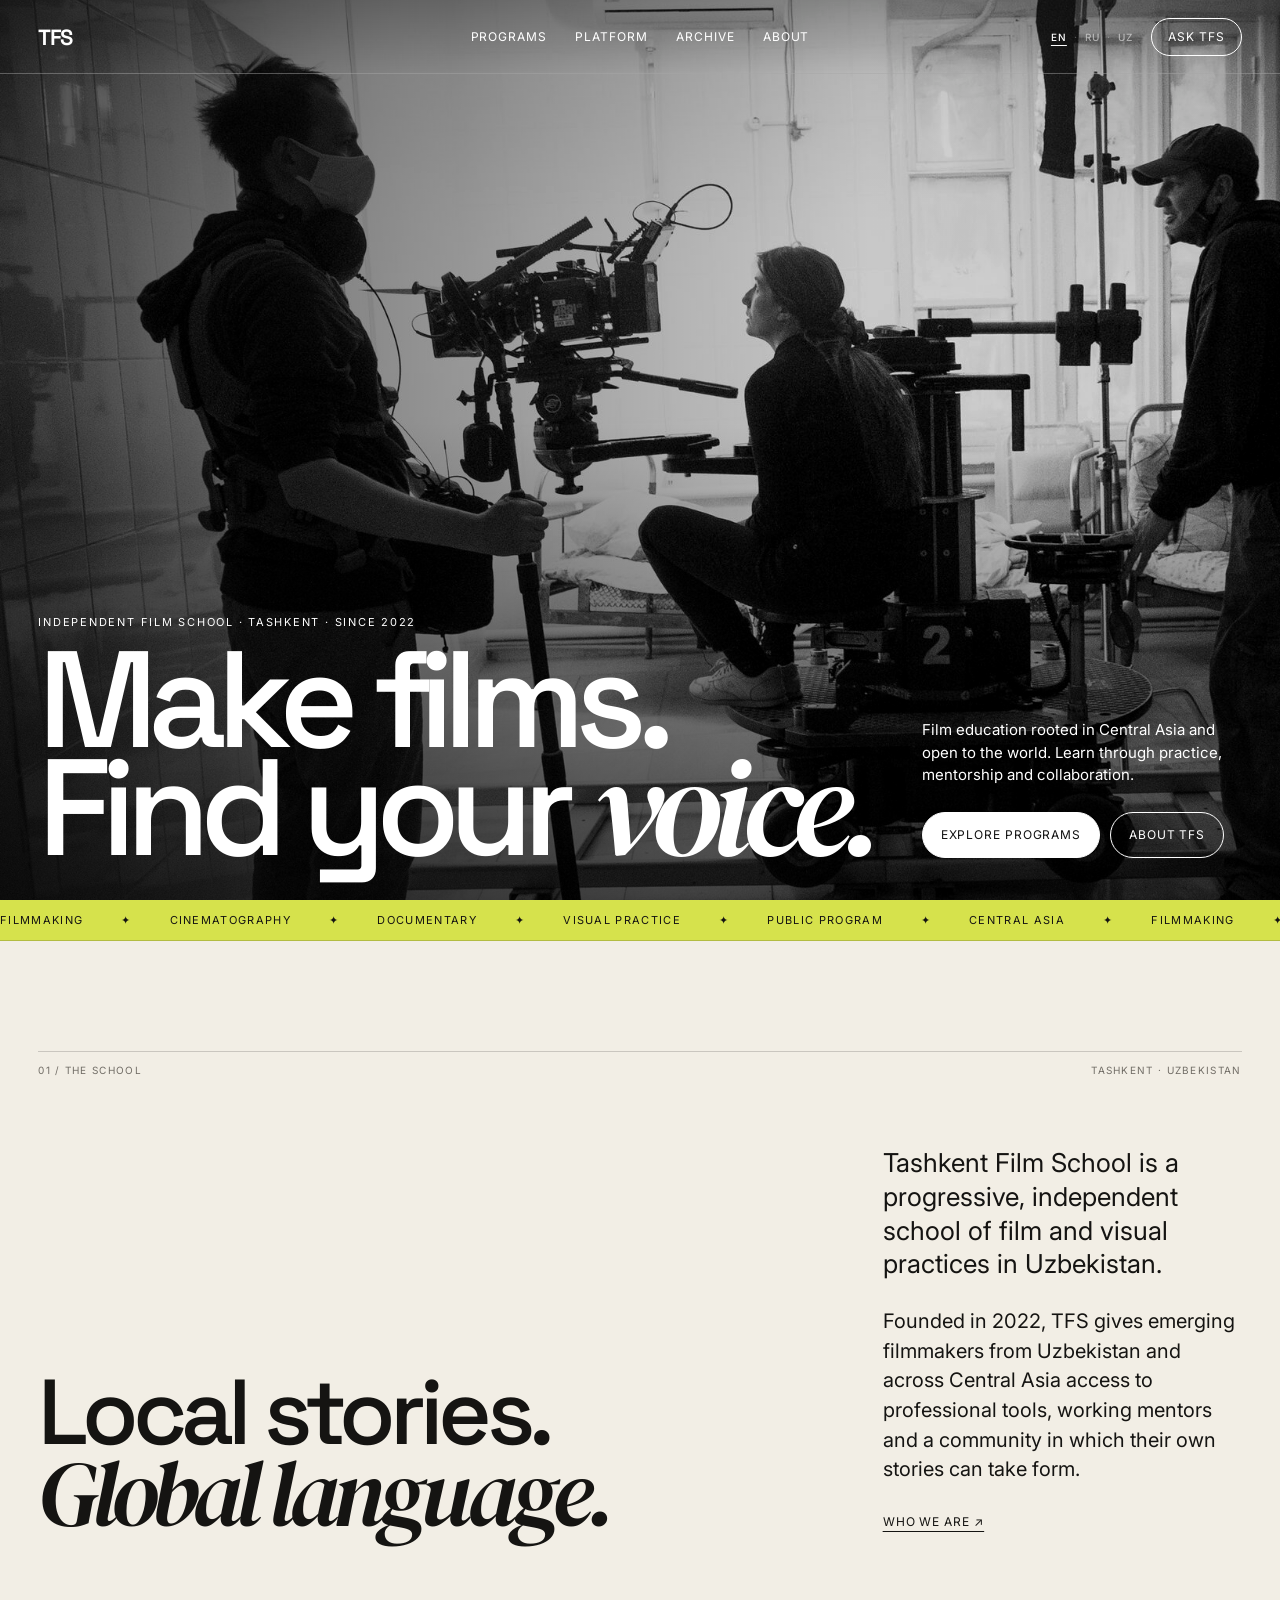
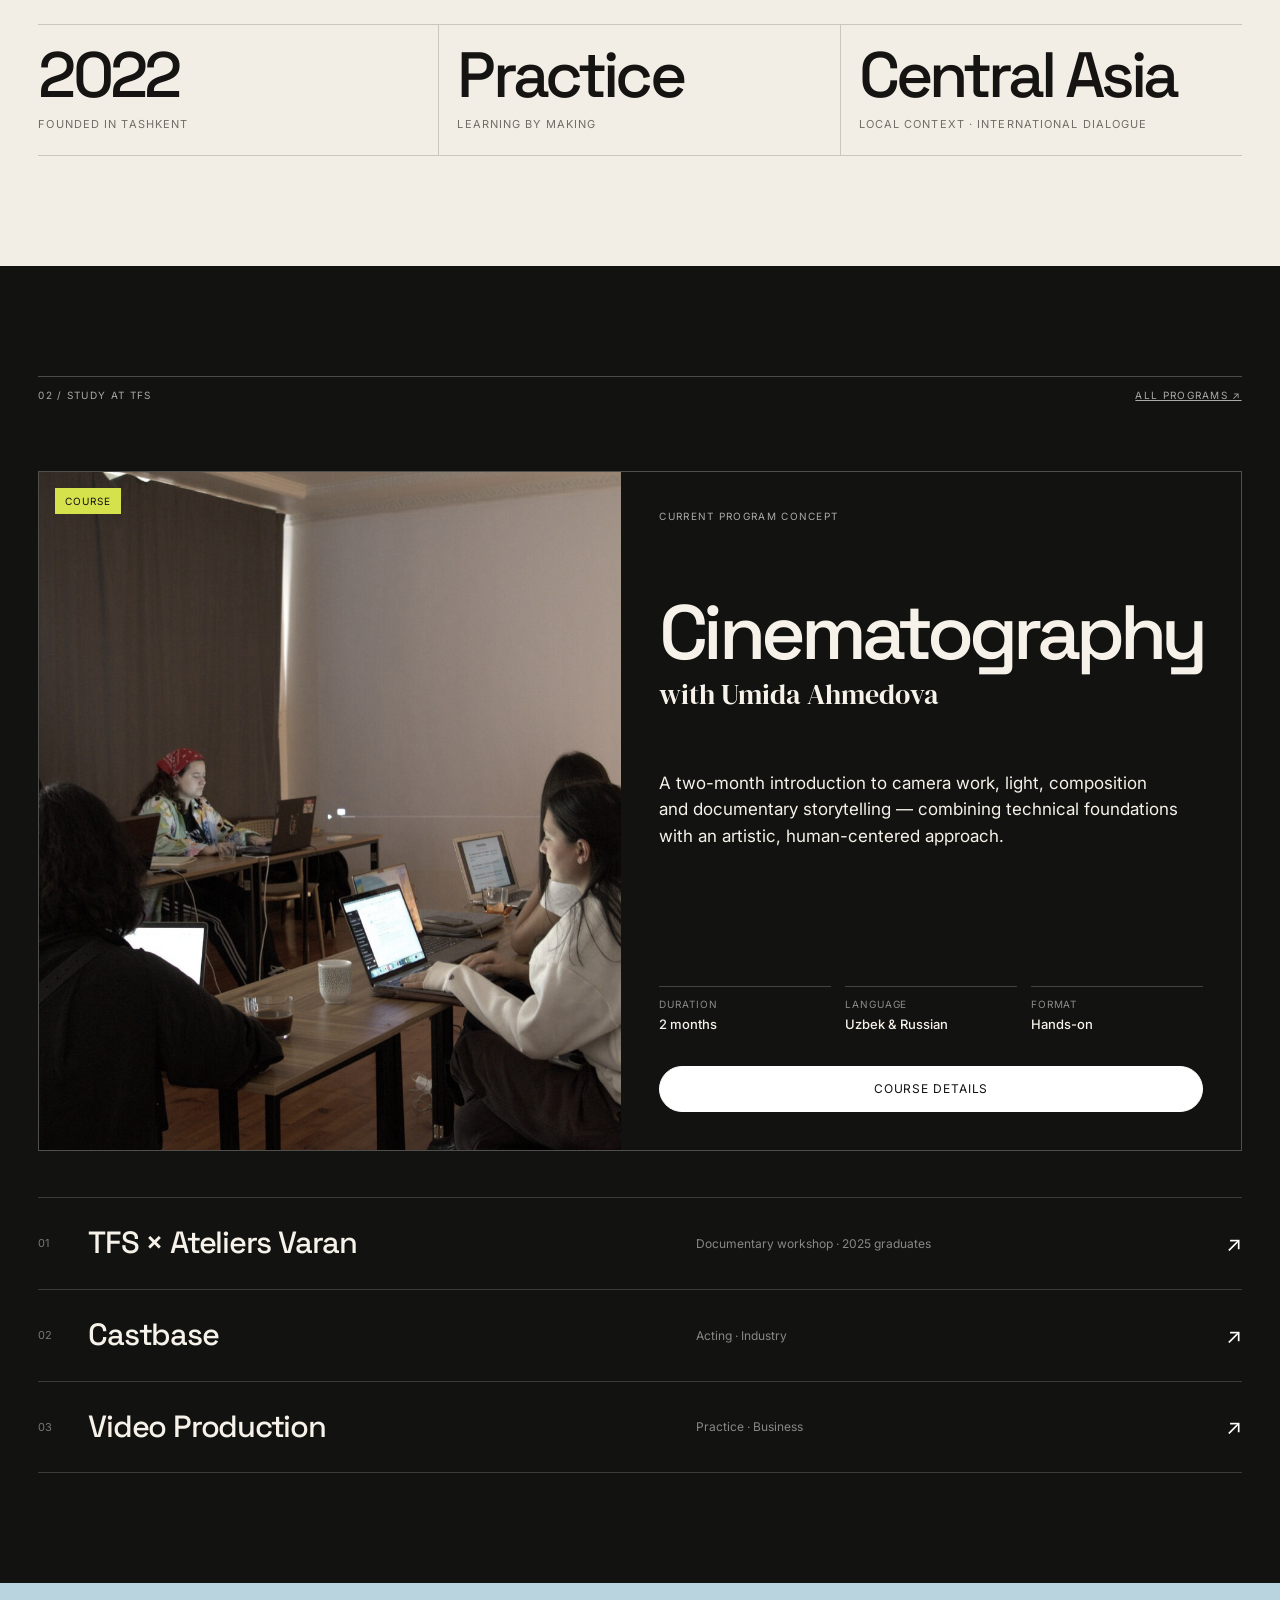
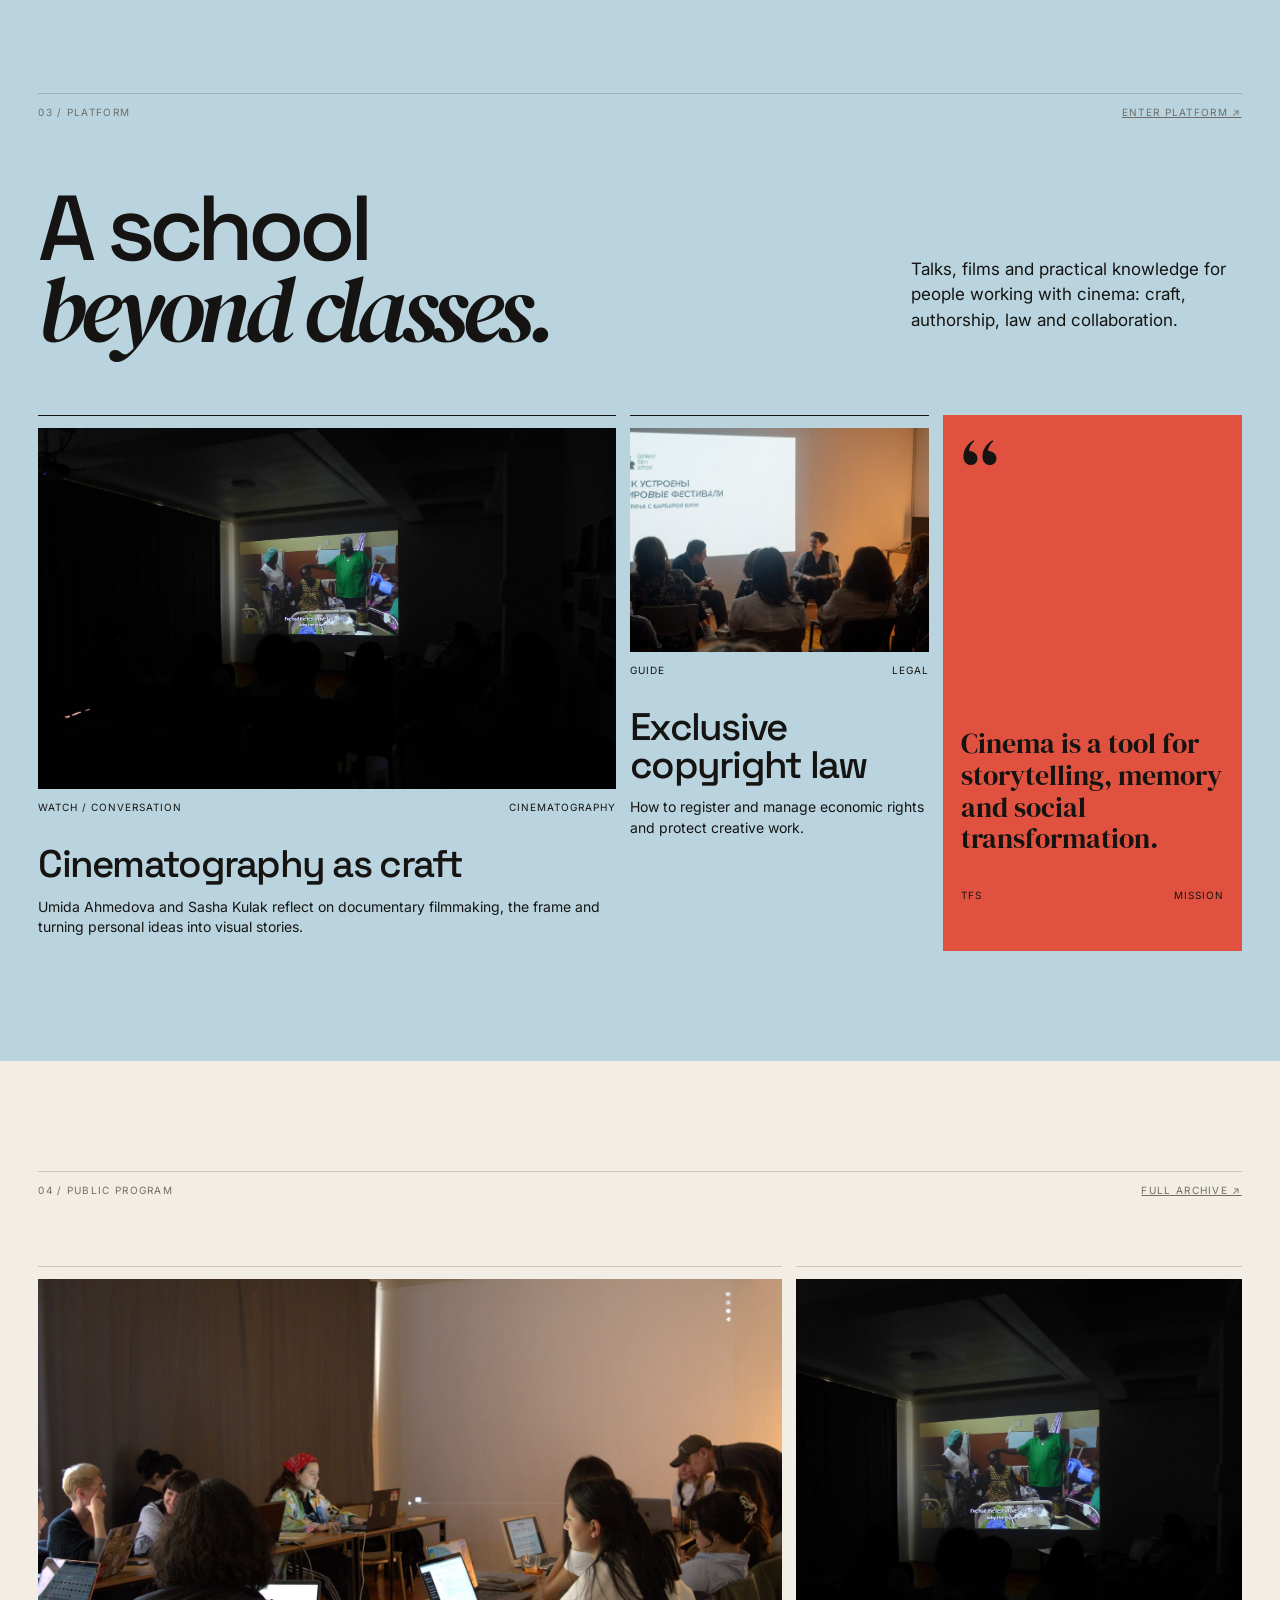
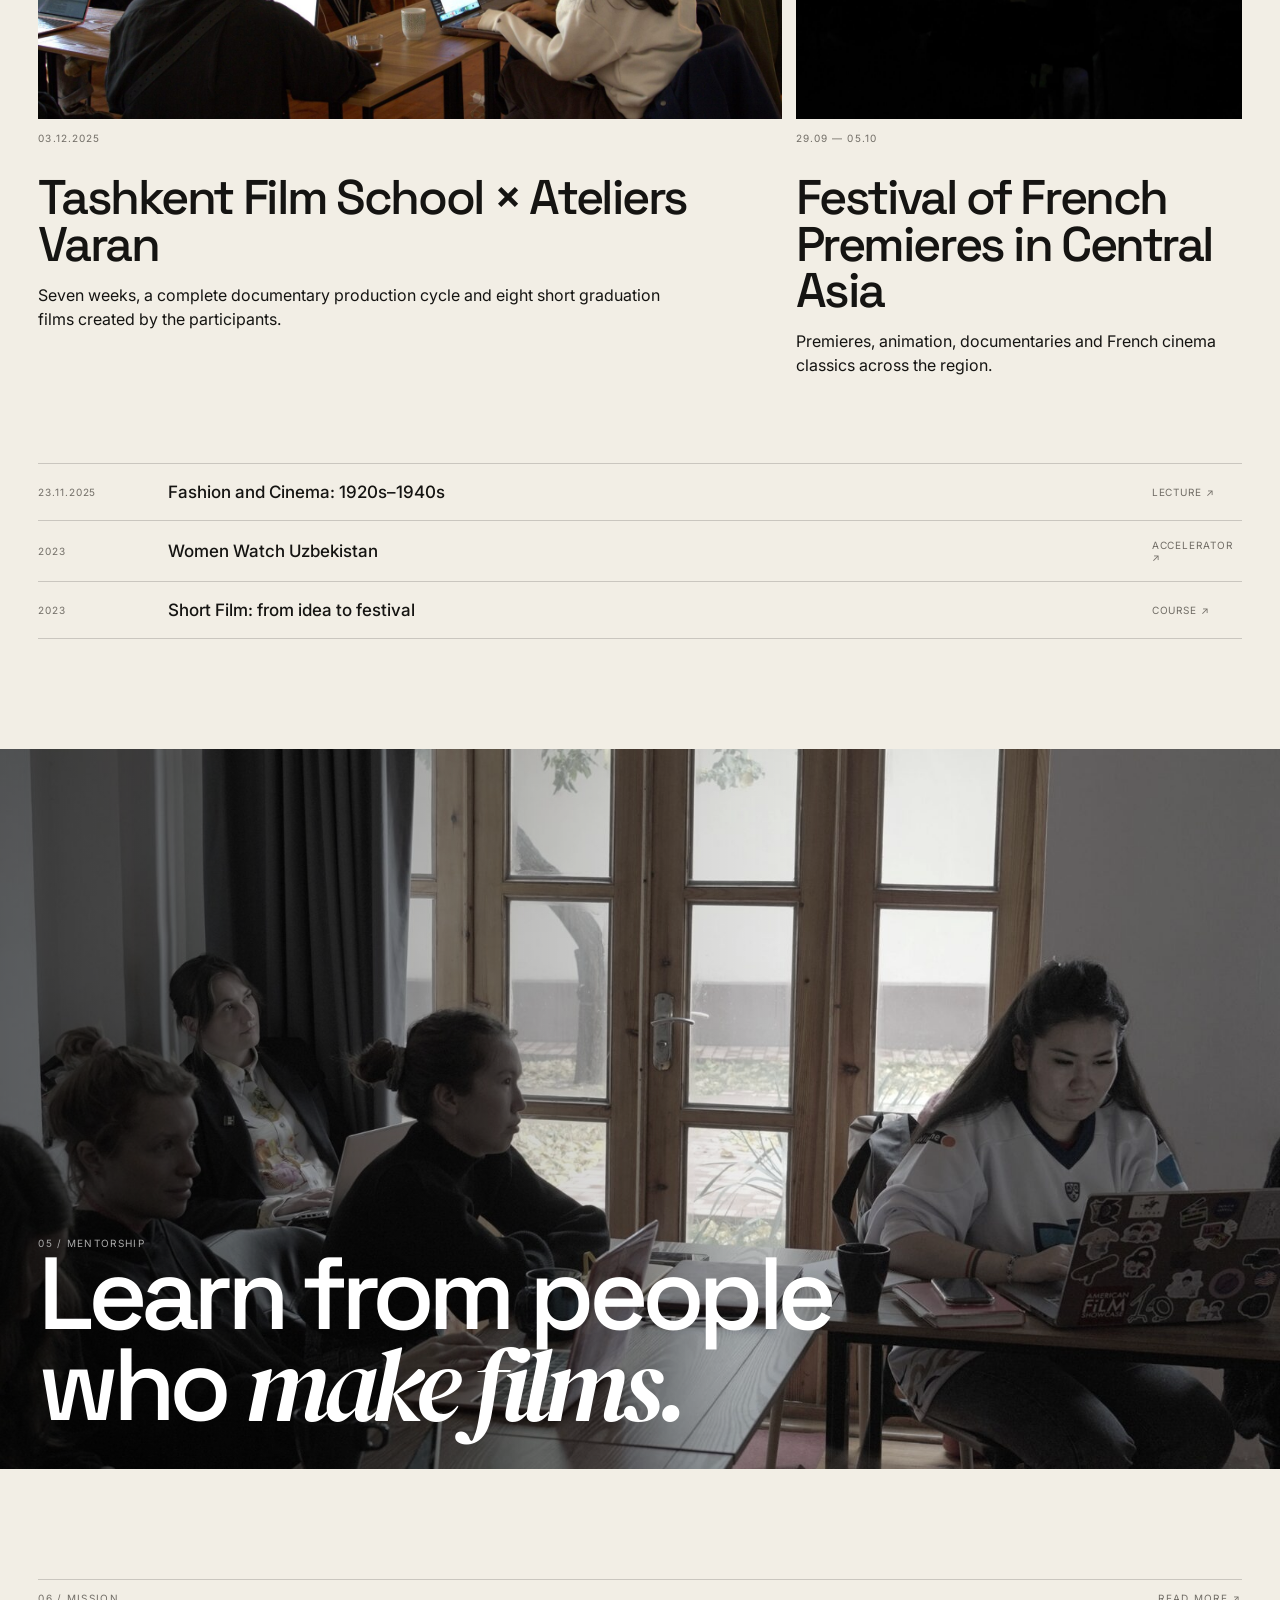
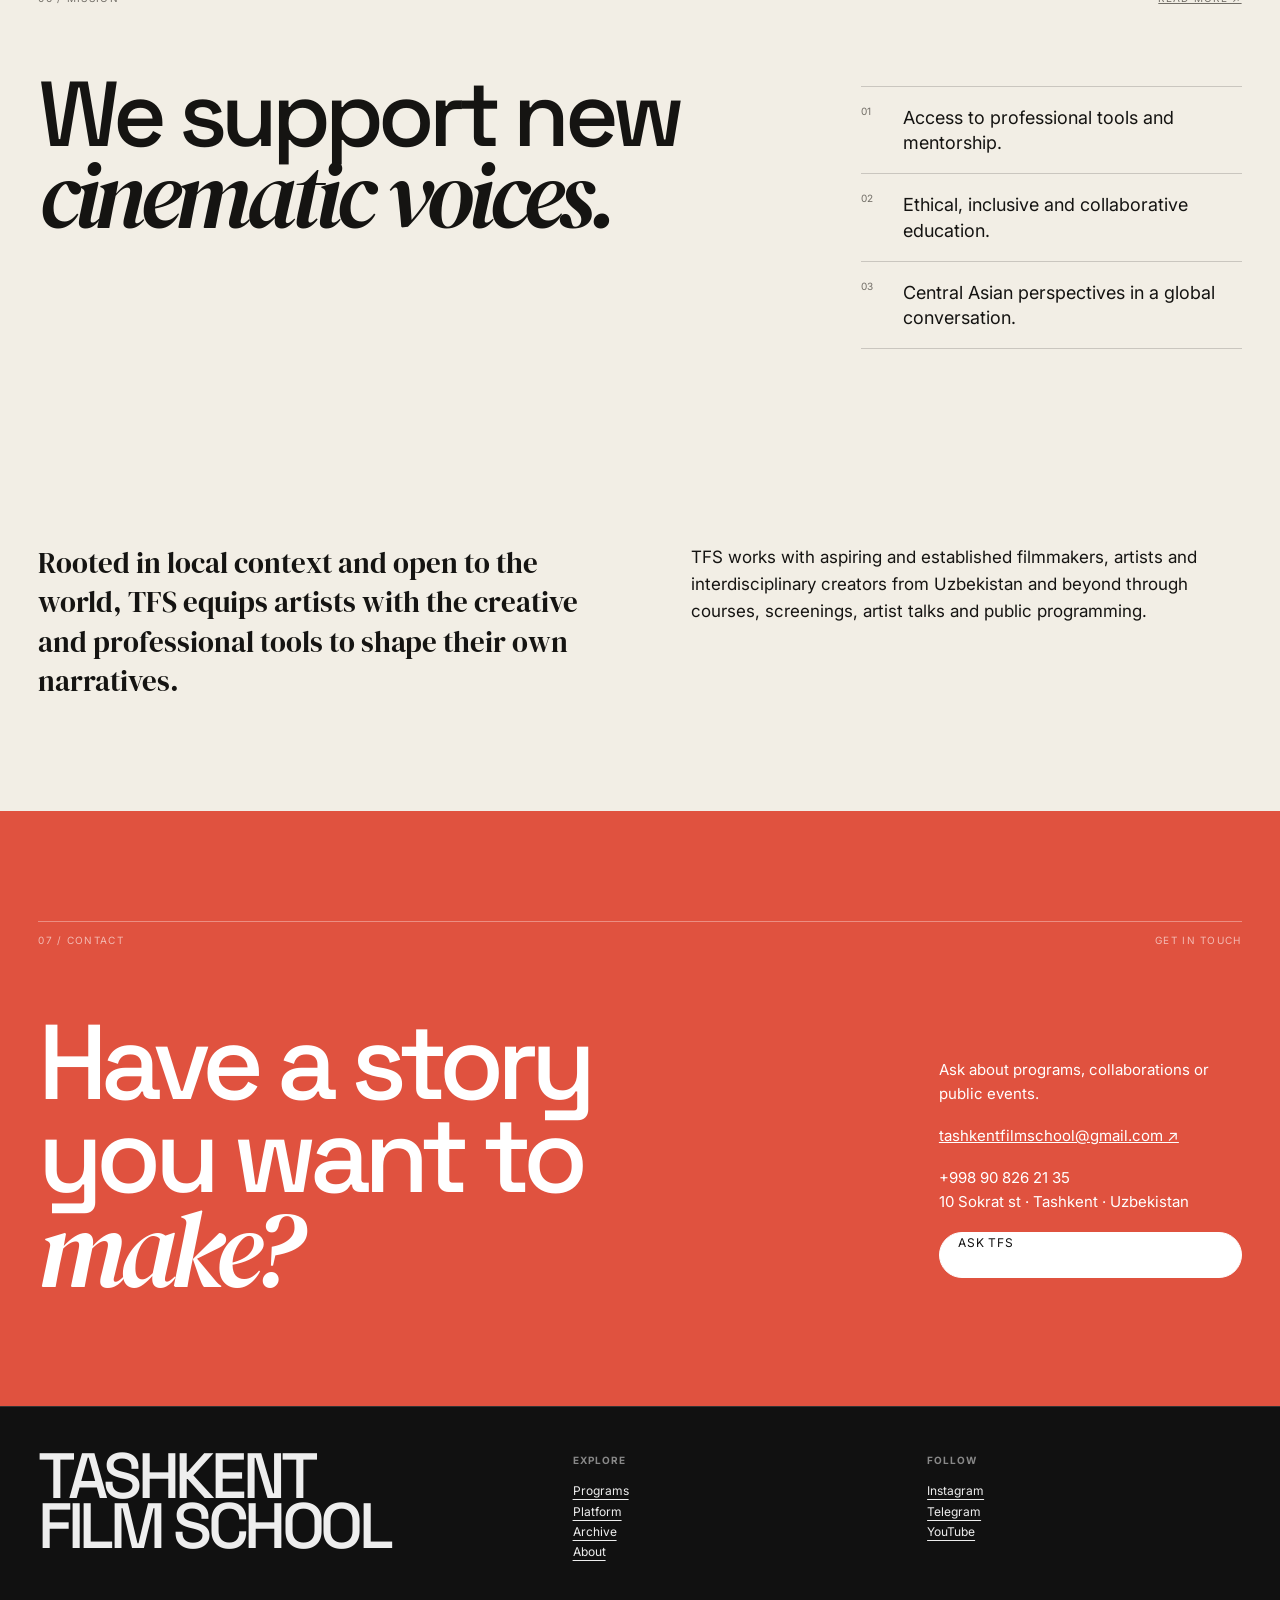
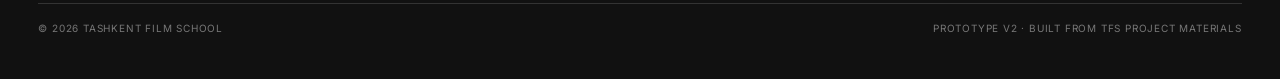
<file: index.html>
<!doctype html><html lang="en"><head><meta charset="utf-8"><meta name="viewport" content="width=device-width,initial-scale=1"><title>Tashkent Film School — Film education in Central Asia</title><meta name="description" content="Independent school of film and visual practices in Uzbekistan."><link rel="preconnect" href="https://fonts.googleapis.com"><link rel="preconnect" href="https://fonts.gstatic.com" crossorigin><link href="https://fonts.googleapis.com/css2?family=DM+Serif+Display:ital@0;1&family=Inter:wght@400;500;600&family=Space+Grotesk:wght@400;500;600&display=swap" rel="stylesheet"><link rel="stylesheet" href="styles.css"></head><body>
<header class="site-header"><a class="logo" href="index.html">TFS</a><nav class="main-nav"><a href="programs.html">Programs</a><a href="platform.html">Platform</a><a href="archive.html">Archive</a><a href="about.html">About</a></nav><div class="header-meta"><a href="#contact">EN / RU</a><a class="apply" href="#contact">Ask TFS</a></div><button class="menu-button" aria-label="Menu">☰</button></header>
<nav class="mobile-menu"><a href="programs.html">Programs</a><a href="platform.html">Platform</a><a href="archive.html">Archive</a><a href="about.html">About</a><a href="#contact">Contact</a><div class="mobile-small">Tashkent · Uzbekistan · Central Asia</div></nav>
<main><section class="hero" id="top"><img src="assets/hero.jpg" alt="Film crew working with a cinema camera"><div class="hero-grid"><div><div class="hero-kicker">Independent film school · Tashkent · Since 2022</div><h1>Make films.<br>Find your <em>voice.</em></h1></div><div class="hero-side"><p>Film education rooted in Central Asia and open to the world. Learn through practice, mentorship and collaboration.</p><div class="cta-row"><a class="btn white" href="programs.html">Explore programs</a><a class="btn ghost-white" href="about.html">About TFS</a></div></div></div></section>
<div class="marquee"><div class="marquee-track"><span>Filmmaking</span><span>Cinematography</span><span>Documentary</span><span>Visual practice</span><span>Public program</span><span>Central Asia</span><span>Filmmaking</span><span>Cinematography</span><span>Documentary</span><span>Visual practice</span><span>Public program</span><span>Central Asia</span></div></div>
<section class="section"><div class="section-label"><span>01 / The school</span><span>Tashkent · Uzbekistan</span></div><div class="intro-grid reveal"><h2 class="display">Local stories.<br><em>Global language.</em></h2><div class="intro-copy"><p>Tashkent Film School is a progressive, independent school of film and visual practices in Uzbekistan.</p><p>Founded in 2022, TFS gives emerging filmmakers from Uzbekistan and across Central Asia access to professional tools, working mentors and a community in which their own stories can take form.</p><a class="text-link" href="about.html">Who we are ↗</a></div></div><div class="stats reveal"><div class="stat"><strong>2022</strong><span>Founded in Tashkent</span></div><div class="stat"><strong>Practice</strong><span>Learning by making</span></div><div class="stat"><strong>Central Asia</strong><span>Local context · international dialogue</span></div></div></section>
<section class="section program-zone"><div class="section-label"><span>02 / Study at TFS</span><a href="programs.html">All programs ↗</a></div><div class="program-feature reveal"><div class="program-image"><img src="assets/classroom.jpg" alt="TFS classroom"><span class="image-tag">Course</span></div><div class="program-copy"><span class="micro">Current program concept</span><h3>Cinematography</h3><p class="teacher">with Umida Ahmedova</p><p class="desc">A two-month introduction to camera work, light, composition and documentary storytelling — combining technical foundations with an artistic, human-centered approach.</p><div class="course-facts"><div><span>Duration</span><b>2 months</b></div><div><span>Language</span><b>Uzbek & Russian</b></div><div><span>Format</span><b>Hands-on</b></div></div><a class="btn white" href="cinematography.html">Course details</a></div></div><div class="program-rows reveal"><a class="program-row" href="archive.html"><span class="row-num">01</span><span class="row-title">TFS × Ateliers Varan</span><span class="row-type">Documentary workshop · 2025 graduates</span><span class="row-arrow">↗</span></a><a class="program-row" href="archive.html"><span class="row-num">02</span><span class="row-title">Castbase</span><span class="row-type">Acting · Industry</span><span class="row-arrow">↗</span></a><a class="program-row" href="archive.html"><span class="row-num">03</span><span class="row-title">Video Production</span><span class="row-type">Practice · Business</span><span class="row-arrow">↗</span></a></div></section>
<section class="section editorial"><div class="section-label"><span>03 / Platform</span><a href="platform.html">Enter platform ↗</a></div><div class="editorial-head reveal"><h2 class="display">A school<br><em>beyond classes.</em></h2><p>Talks, films and practical knowledge for people working with cinema: craft, authorship, law and collaboration.</p></div><div class="editorial-grid reveal"><article class="editorial-card large"><img src="assets/screening.jpg" alt="Lecture at TFS"><div class="card-meta"><span>Watch / Conversation</span><span>Cinematography</span></div><h3>Cinematography as craft</h3><p>Umida Ahmedova and Sasha Kulak reflect on documentary filmmaking, the frame and turning personal ideas into visual stories.</p></article><article class="editorial-card"><img src="assets/event.jpg" alt="TFS public talk"><div class="card-meta"><span>Guide</span><span>Legal</span></div><h3>Exclusive copyright law</h3><p>How to register and manage economic rights and protect creative work.</p></article><article class="editorial-card quote-card"><div class="mark">“</div><p class="quote">Cinema is a tool for storytelling, memory and social transformation.</p><div class="card-meta"><span>TFS</span><span>Mission</span></div></article></div></section>
<section class="section events"><div class="section-label"><span>04 / Public program</span><a href="archive.html">Full archive ↗</a></div><div class="event-grid reveal"><article class="event-card"><img src="assets/classroom.jpg" alt="TFS community"><div class="event-date">03.12.2025</div><h3>Tashkent Film School × Ateliers Varan</h3><p>Seven weeks, a complete documentary production cycle and eight short graduation films created by the participants.</p></article><article class="event-card small"><img src="assets/screening.jpg" alt="TFS screening audience"><div class="event-date">29.09 — 05.10</div><h3>Festival of French Premieres in Central Asia</h3><p>Premieres, animation, documentaries and French cinema classics across the region.</p></article></div><div class="archive-strip reveal"><a class="archive-item" href="archive.html"><span>23.11.2025</span><strong>Fashion and Cinema: 1920s–1940s</strong><span>Lecture ↗</span></a><a class="archive-item" href="archive.html"><span>2023</span><strong>Women Watch Uzbekistan</strong><span>Accelerator ↗</span></a><a class="archive-item" href="archive.html"><span>2023</span><strong>Short Film: from idea to festival</strong><span>Course ↗</span></a></div></section>
<section class="image-break"><img src="assets/workshop.jpg" alt="Filmmakers at TFS"><div class="image-break-copy reveal"><div class="micro">05 / Mentorship</div><h2 class="display">Learn from people<br>who <em>make films.</em></h2></div></section>
<section class="section"><div class="section-label"><span>06 / Mission</span><a href="about.html">Read more ↗</a></div><div class="mission-grid reveal"><h2 class="display">We support new<br><em>cinematic voices.</em></h2><div class="mission-list"><div><span>01</span><p>Access to professional tools and mentorship.</p></div><div><span>02</span><p>Ethical, inclusive and collaborative education.</p></div><div><span>03</span><p>Central Asian perspectives in a global conversation.</p></div></div><div class="mission-body"><p>Rooted in local context and open to the world, TFS equips artists with the creative and professional tools to shape their own narratives.</p><p>TFS works with aspiring and established filmmakers, artists and interdisciplinary creators from Uzbekistan and beyond through courses, screenings, artist talks and public programming.</p></div></div></section>
<section class="section contact" id="contact"><div class="section-label"><span>07 / Contact</span><span>Get in touch</span></div><div class="contact-grid reveal"><h2 class="display">Have a story<br>you want to <em>make?</em></h2><div class="contact-side"><p>Ask about programs, collaborations or public events.</p><a href="mailto:tashkentfilmschool@gmail.com">tashkentfilmschool@gmail.com ↗</a><p>+998 90 826 21 35<br>10 Sokrat st · Tashkent · Uzbekistan</p><a class="btn white" href="mailto:tashkentfilmschool@gmail.com">Ask TFS</a></div></div></section></main>
<footer><div class="footer-logo">TASHKENT<br>FILM SCHOOL</div><div class="footer-col"><strong>Explore</strong><a href="programs.html">Programs</a><a href="platform.html">Platform</a><a href="archive.html">Archive</a><a href="about.html">About</a></div><div class="footer-col"><strong>Follow</strong><a href="#">Instagram</a><a href="#">Telegram</a><a href="#">YouTube</a></div><div class="copyright"><span>© 2026 Tashkent Film School</span><span>Prototype v2 · built from TFS project materials</span></div></footer><script src="app.js"></script></body></html>
</file>
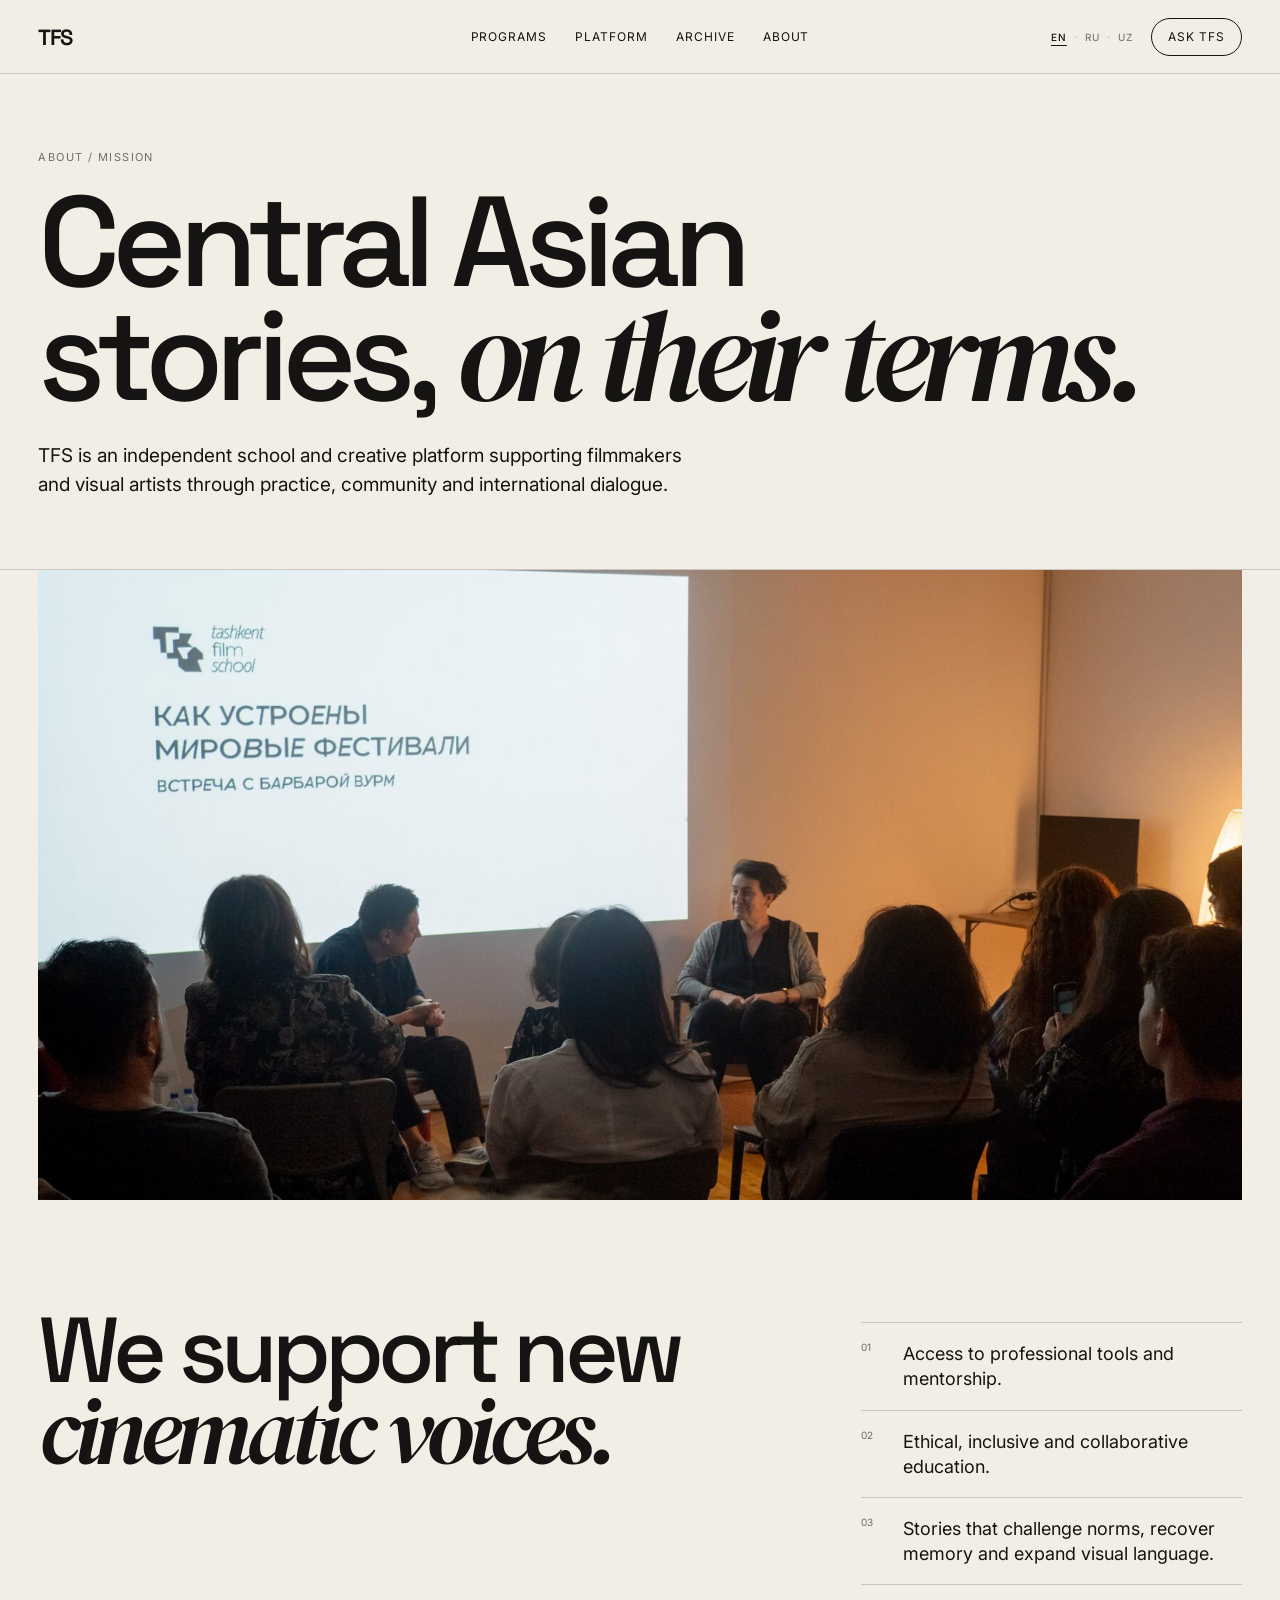
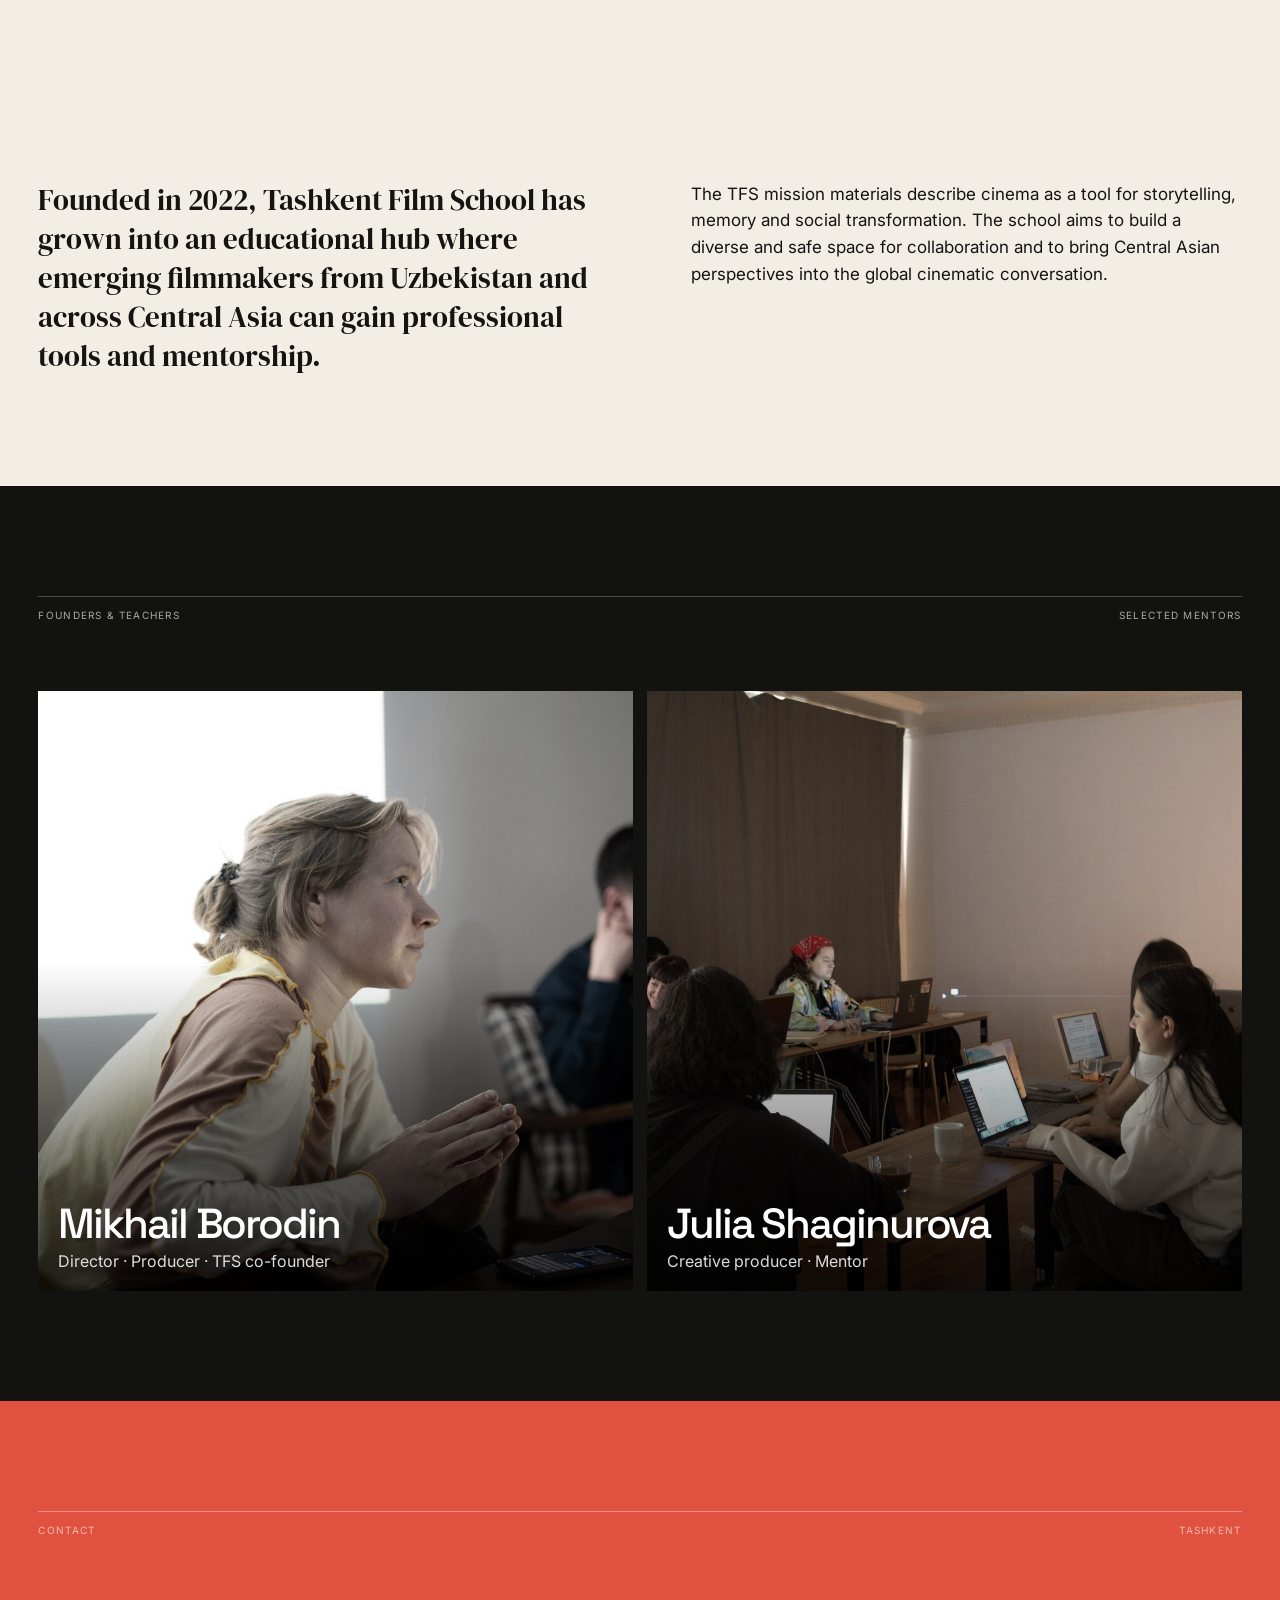
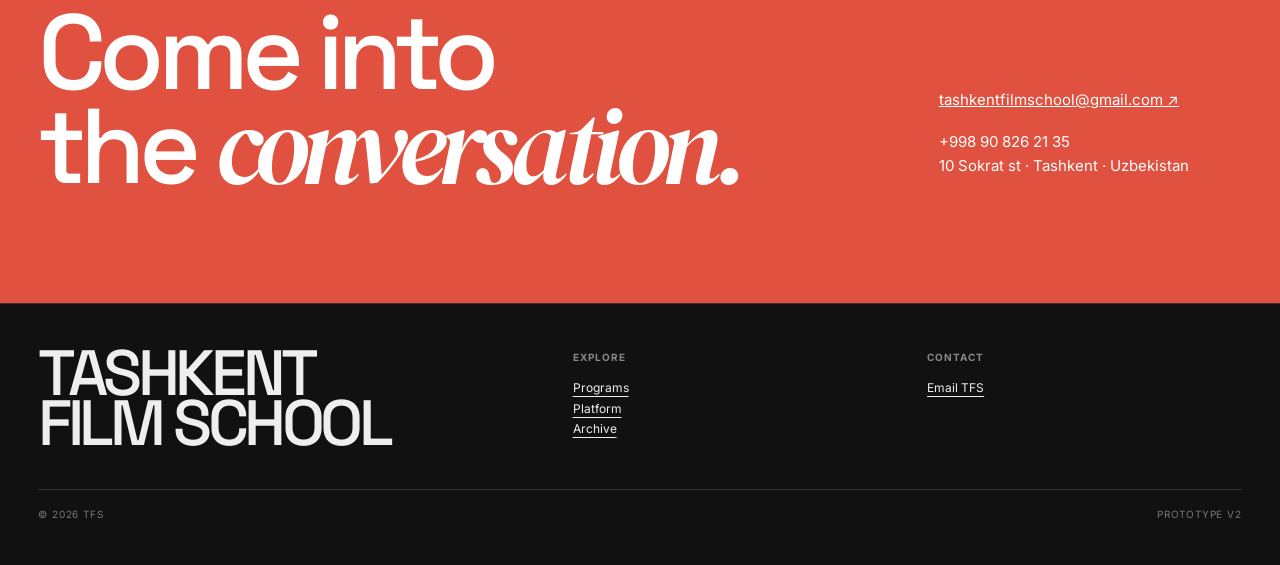
<file: about.html>
<!doctype html><html lang="en"><head><meta charset="utf-8"><meta name="viewport" content="width=device-width,initial-scale=1"><title>About — Tashkent Film School</title><link rel="preconnect" href="https://fonts.googleapis.com"><link rel="preconnect" href="https://fonts.gstatic.com" crossorigin><link href="https://fonts.googleapis.com/css2?family=DM+Serif+Display:ital@0;1&family=Inter:wght@400;500;600&family=Space+Grotesk:wght@400;500;600&display=swap" rel="stylesheet"><link rel="stylesheet" href="styles.css"></head><body><header class="site-header light-header"><a class="logo" href="index.html">TFS</a><nav class="main-nav"><a href="programs.html">Programs</a><a href="platform.html">Platform</a><a href="archive.html">Archive</a><a href="about.html">About</a></nav><div class="header-meta"><a href="#">EN / RU</a><a class="apply" href="mailto:tashkentfilmschool@gmail.com">Ask TFS</a></div><button class="menu-button">☰</button></header><nav class="mobile-menu"><a href="programs.html">Programs</a><a href="platform.html">Platform</a><a href="archive.html">Archive</a><a href="about.html">About</a></nav><main><section class="page-hero"><div class="kicker">About / Mission</div><h1 class="display">Central Asian<br>stories, <em>on their terms.</em></h1><p>TFS is an independent school and creative platform supporting filmmakers and visual artists through practice, community and international dialogue.</p></section><div class="full-image"><img src="assets/event.jpg" alt="TFS community"></div><section class="section"><div class="mission-grid"><h2 class="display">We support new<br><em>cinematic voices.</em></h2><div class="mission-list"><div><span>01</span><p>Access to professional tools and mentorship.</p></div><div><span>02</span><p>Ethical, inclusive and collaborative education.</p></div><div><span>03</span><p>Stories that challenge norms, recover memory and expand visual language.</p></div></div><div class="mission-body"><p>Founded in 2022, Tashkent Film School has grown into an educational hub where emerging filmmakers from Uzbekistan and across Central Asia can gain professional tools and mentorship.</p><p>The TFS mission materials describe cinema as a tool for storytelling, memory and social transformation. The school aims to build a diverse and safe space for collaboration and to bring Central Asian perspectives into the global cinematic conversation.</p></div></div></section><section class="section program-zone"><div class="section-label"><span>Founders & teachers</span><span>Selected mentors</span></div><div class="mentor-grid"><article class="mentor-card"><img src="assets/mentor.jpg" alt="TFS mentor"><div class="mentor-info"><h3>Mikhail Borodin</h3><p>Director · Producer · TFS co-founder</p></div></article><article class="mentor-card"><img src="assets/classroom.jpg" alt="TFS teaching"><div class="mentor-info"><h3>Julia Shaginurova</h3><p>Creative producer · Mentor</p></div></article></div></section><section class="section contact"><div class="section-label"><span>Contact</span><span>Tashkent</span></div><div class="contact-grid"><h2 class="display">Come into<br>the <em>conversation.</em></h2><div class="contact-side"><a href="mailto:tashkentfilmschool@gmail.com">tashkentfilmschool@gmail.com ↗</a><p>+998 90 826 21 35<br>10 Sokrat st · Tashkent · Uzbekistan</p></div></div></section></main><footer><div class="footer-logo">TASHKENT<br>FILM SCHOOL</div><div class="footer-col"><strong>Explore</strong><a href="programs.html">Programs</a><a href="platform.html">Platform</a><a href="archive.html">Archive</a></div><div class="footer-col"><strong>Contact</strong><a href="mailto:tashkentfilmschool@gmail.com">Email TFS</a></div><div class="copyright"><span>© 2026 TFS</span><span>Prototype v2</span></div></footer><script src="app.js"></script></body></html>
</file>
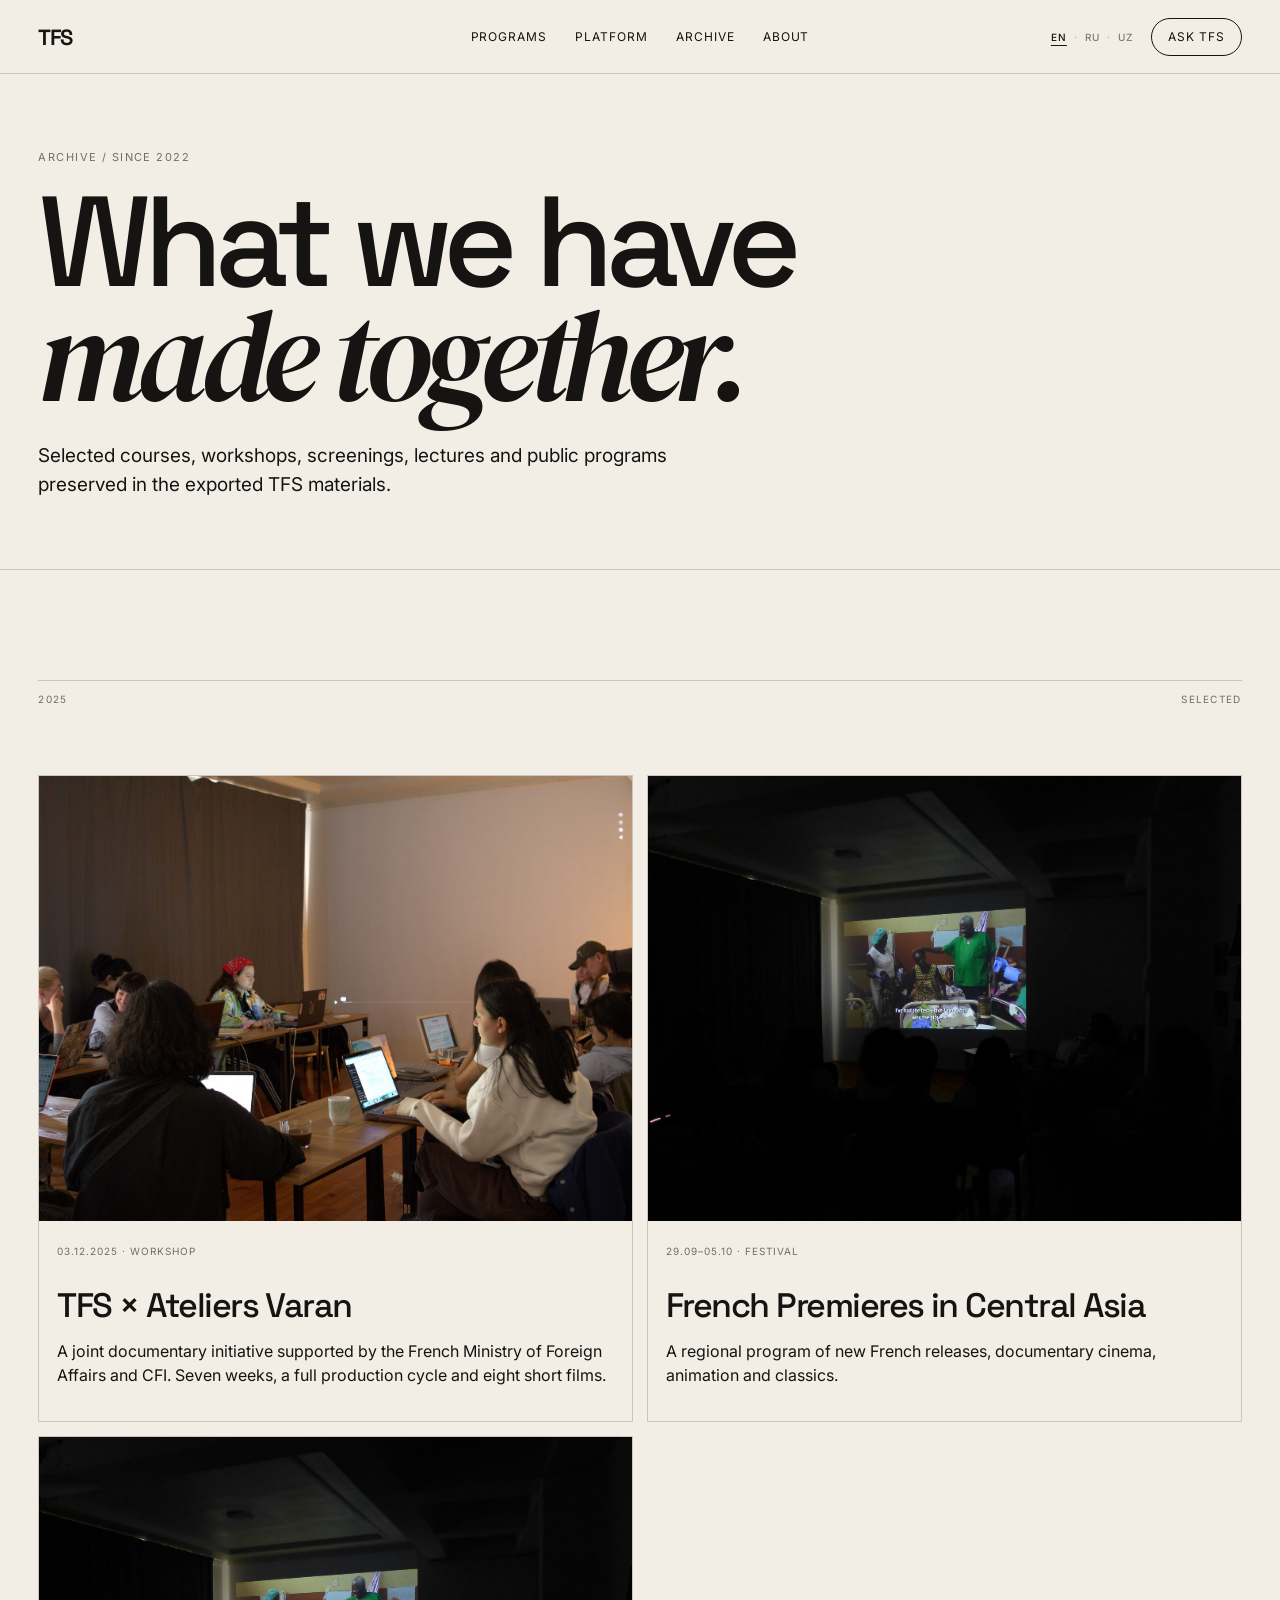
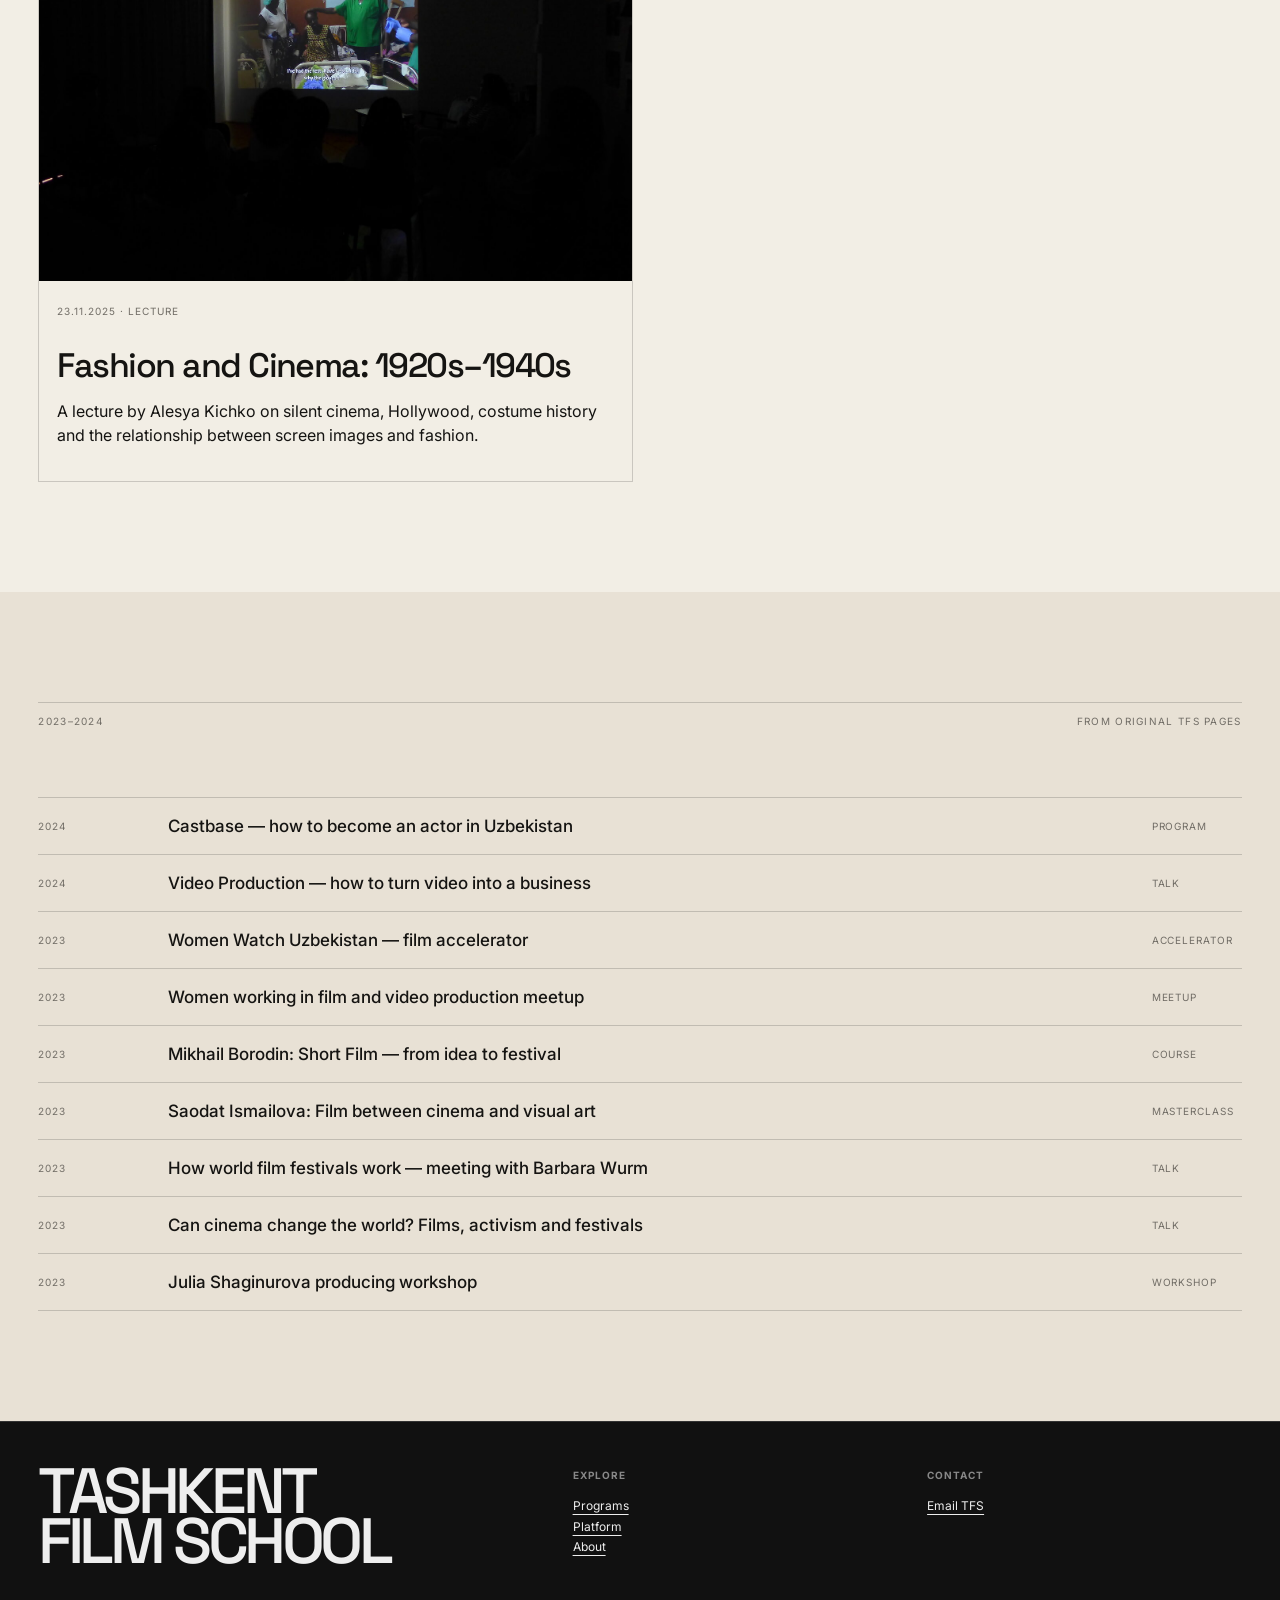
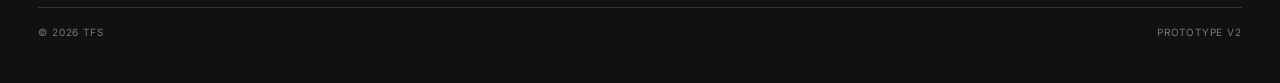
<file: archive.html>
<!doctype html><html lang="en"><head><meta charset="utf-8"><meta name="viewport" content="width=device-width,initial-scale=1"><title>Archive — Tashkent Film School</title><link rel="preconnect" href="https://fonts.googleapis.com"><link rel="preconnect" href="https://fonts.gstatic.com" crossorigin><link href="https://fonts.googleapis.com/css2?family=DM+Serif+Display:ital@0;1&family=Inter:wght@400;500;600&family=Space+Grotesk:wght@400;500;600&display=swap" rel="stylesheet"><link rel="stylesheet" href="styles.css"></head><body><header class="site-header light-header"><a class="logo" href="index.html">TFS</a><nav class="main-nav"><a href="programs.html">Programs</a><a href="platform.html">Platform</a><a href="archive.html">Archive</a><a href="about.html">About</a></nav><div class="header-meta"><a href="#">EN / RU</a><a class="apply" href="mailto:tashkentfilmschool@gmail.com">Ask TFS</a></div><button class="menu-button">☰</button></header><nav class="mobile-menu"><a href="programs.html">Programs</a><a href="platform.html">Platform</a><a href="archive.html">Archive</a><a href="about.html">About</a></nav><main><section class="page-hero"><div class="kicker">Archive / Since 2022</div><h1 class="display">What we have<br><em>made together.</em></h1><p>Selected courses, workshops, screenings, lectures and public programs preserved in the exported TFS materials.</p></section><section class="section"><div class="section-label"><span>2025</span><span>Selected</span></div><div class="card-list"><article class="list-card"><img src="assets/classroom.jpg"><div class="inside"><span>03.12.2025 · Workshop</span><h3>TFS × Ateliers Varan</h3><p>A joint documentary initiative supported by the French Ministry of Foreign Affairs and CFI. Seven weeks, a full production cycle and eight short films.</p></div></article><article class="list-card"><img src="assets/screening.jpg"><div class="inside"><span>29.09–05.10 · Festival</span><h3>French Premieres in Central Asia</h3><p>A regional program of new French releases, documentary cinema, animation and classics.</p></div></article><article class="list-card"><img src="assets/screening.jpg"><div class="inside"><span>23.11.2025 · Lecture</span><h3>Fashion and Cinema: 1920s–1940s</h3><p>A lecture by Alesya Kichko on silent cinema, Hollywood, costume history and the relationship between screen images and fashion.</p></div></article></div></section><section class="section" style="background:var(--paper2)"><div class="section-label"><span>2023–2024</span><span>From original TFS pages</span></div><div class="archive-strip" style="margin-top:0"><div class="archive-item"><span>2024</span><strong>Castbase — how to become an actor in Uzbekistan</strong><span>Program</span></div><div class="archive-item"><span>2024</span><strong>Video Production — how to turn video into a business</strong><span>Talk</span></div><div class="archive-item"><span>2023</span><strong>Women Watch Uzbekistan — film accelerator</strong><span>Accelerator</span></div><div class="archive-item"><span>2023</span><strong>Women working in film and video production meetup</strong><span>Meetup</span></div><div class="archive-item"><span>2023</span><strong>Mikhail Borodin: Short Film — from idea to festival</strong><span>Course</span></div><div class="archive-item"><span>2023</span><strong>Saodat Ismailova: Film between cinema and visual art</strong><span>Masterclass</span></div><div class="archive-item"><span>2023</span><strong>How world film festivals work — meeting with Barbara Wurm</strong><span>Talk</span></div><div class="archive-item"><span>2023</span><strong>Can cinema change the world? Films, activism and festivals</strong><span>Talk</span></div><div class="archive-item"><span>2023</span><strong>Julia Shaginurova producing workshop</strong><span>Workshop</span></div></div></section></main><footer><div class="footer-logo">TASHKENT<br>FILM SCHOOL</div><div class="footer-col"><strong>Explore</strong><a href="programs.html">Programs</a><a href="platform.html">Platform</a><a href="about.html">About</a></div><div class="footer-col"><strong>Contact</strong><a href="mailto:tashkentfilmschool@gmail.com">Email TFS</a></div><div class="copyright"><span>© 2026 TFS</span><span>Prototype v2</span></div></footer><script src="app.js"></script></body></html>
</file>
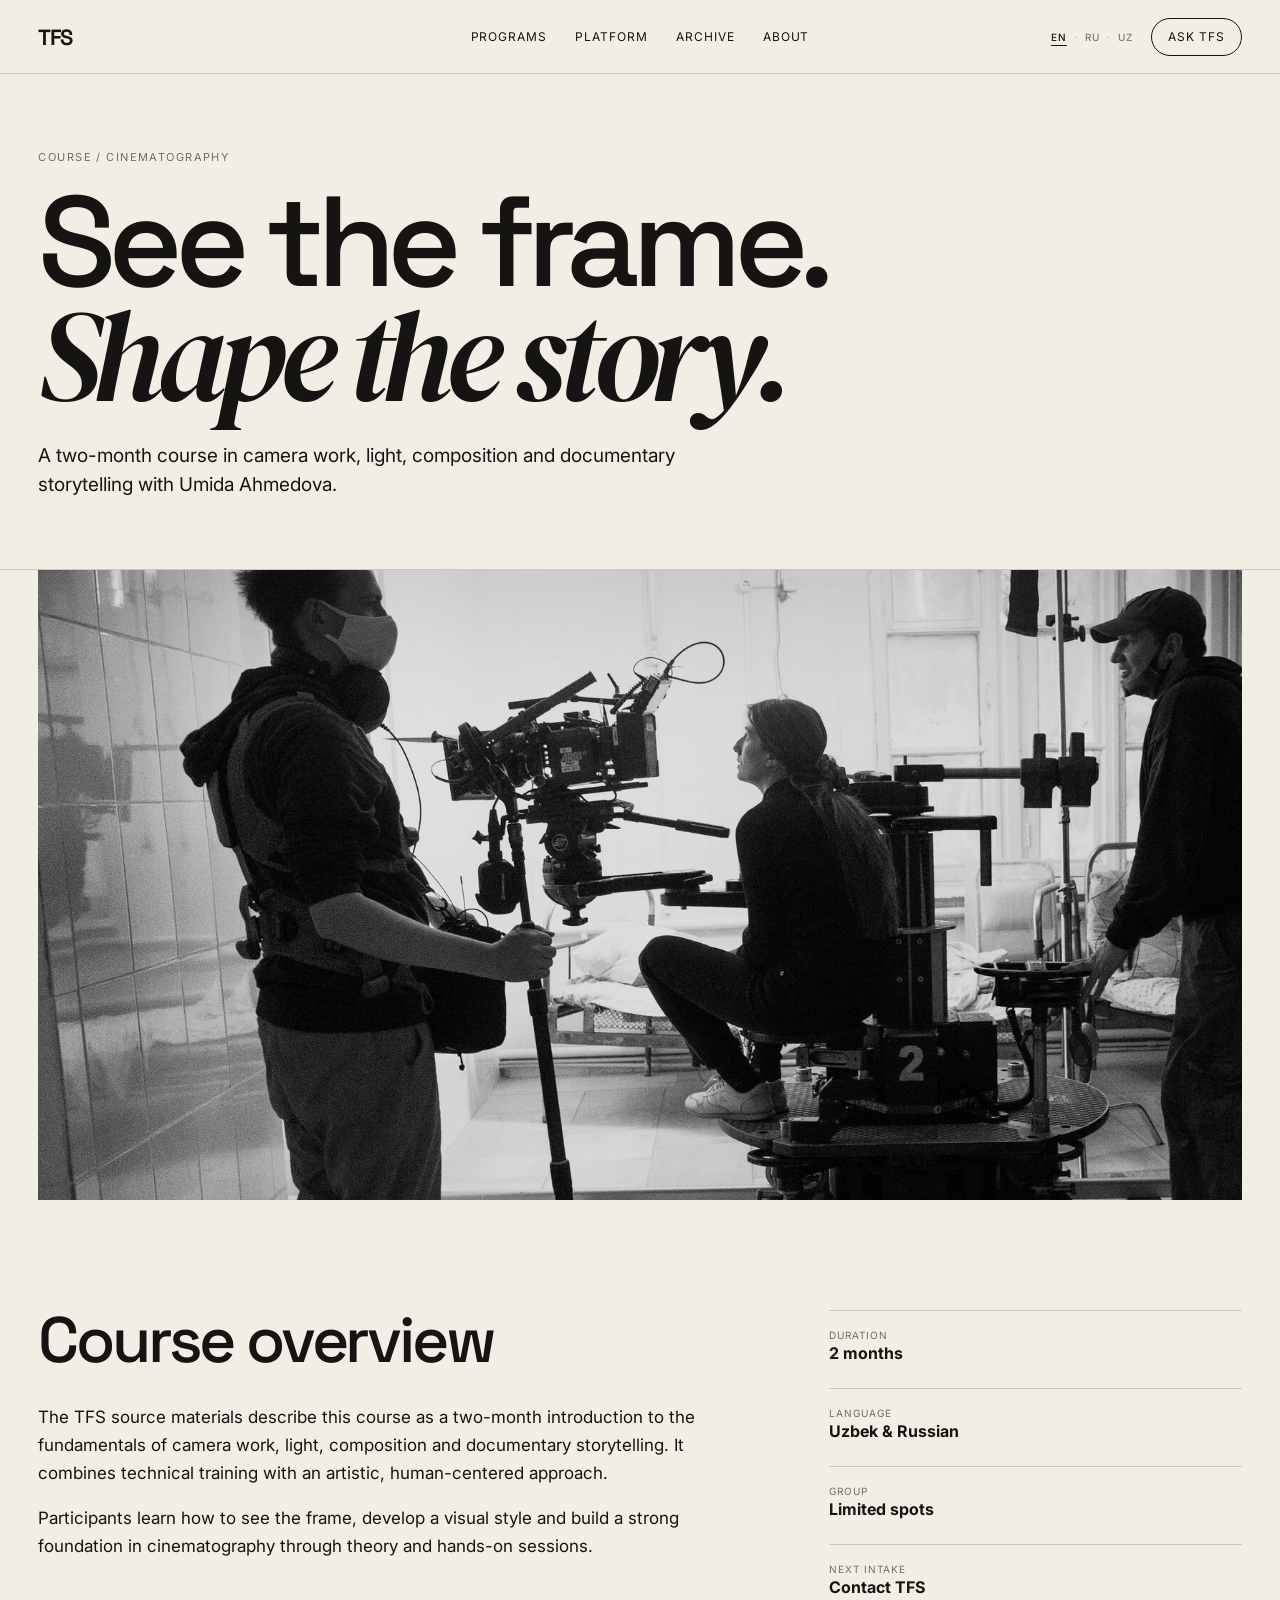
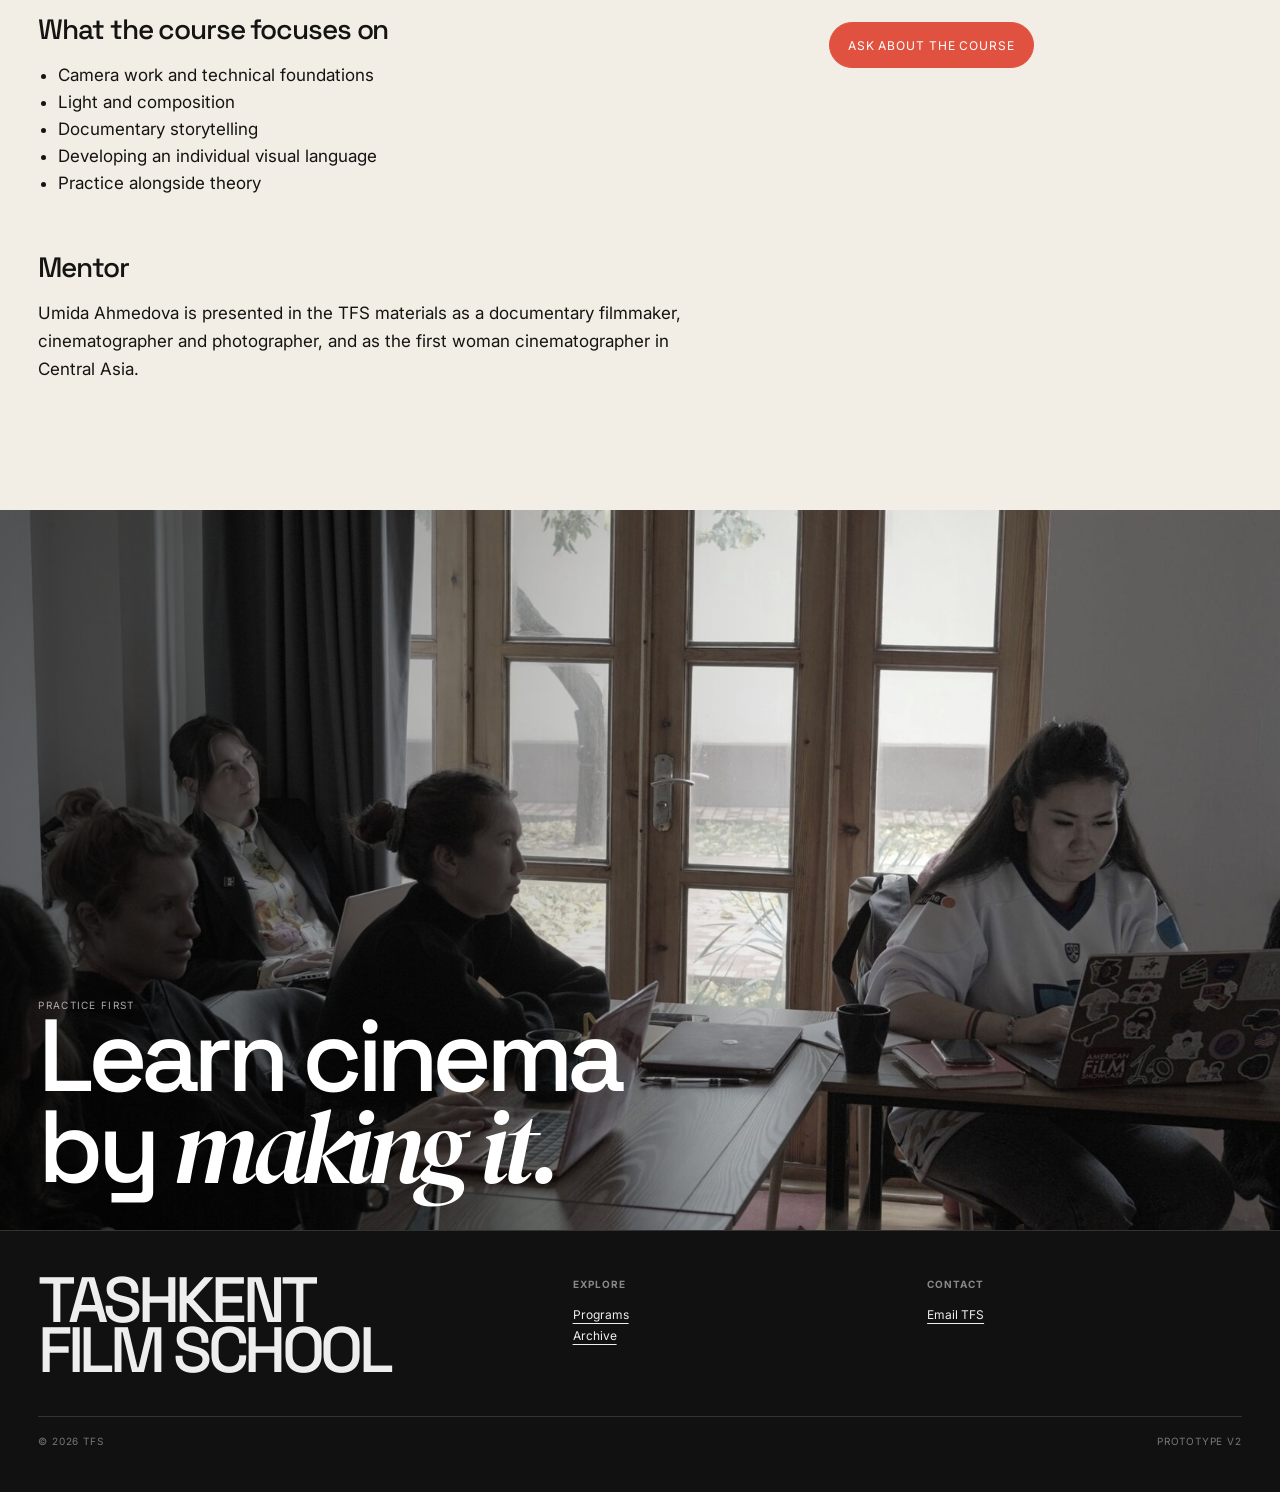
<file: cinematography.html>
<!doctype html><html lang="en"><head><meta charset="utf-8"><meta name="viewport" content="width=device-width,initial-scale=1"><title>Cinematography — Tashkent Film School</title><link rel="preconnect" href="https://fonts.googleapis.com"><link rel="preconnect" href="https://fonts.gstatic.com" crossorigin><link href="https://fonts.googleapis.com/css2?family=DM+Serif+Display:ital@0;1&family=Inter:wght@400;500;600&family=Space+Grotesk:wght@400;500;600&display=swap" rel="stylesheet"><link rel="stylesheet" href="styles.css"></head><body><header class="site-header light-header"><a class="logo" href="index.html">TFS</a><nav class="main-nav"><a href="programs.html">Programs</a><a href="platform.html">Platform</a><a href="archive.html">Archive</a><a href="about.html">About</a></nav><div class="header-meta"><a href="#">EN / RU</a><a class="apply" href="mailto:tashkentfilmschool@gmail.com">Ask TFS</a></div><button class="menu-button">☰</button></header><nav class="mobile-menu"><a href="programs.html">Programs</a><a href="platform.html">Platform</a><a href="archive.html">Archive</a><a href="about.html">About</a></nav><main><section class="page-hero"><div class="kicker">Course / Cinematography</div><h1 class="display">See the frame.<br><em>Shape the story.</em></h1><p>A two-month course in camera work, light, composition and documentary storytelling with Umida Ahmedova.</p></section><div class="full-image"><img src="assets/hero.jpg" alt="Camera practice at TFS"></div><section class="section"><div class="page-grid"><article class="prose"><h2>Course overview</h2><p>The TFS source materials describe this course as a two-month introduction to the fundamentals of camera work, light, composition and documentary storytelling. It combines technical training with an artistic, human-centered approach.</p><p>Participants learn how to see the frame, develop a visual style and build a strong foundation in cinematography through theory and hands-on sessions.</p><h3>What the course focuses on</h3><ul><li>Camera work and technical foundations</li><li>Light and composition</li><li>Documentary storytelling</li><li>Developing an individual visual language</li><li>Practice alongside theory</li></ul><h3>Mentor</h3><p>Umida Ahmedova is presented in the TFS materials as a documentary filmmaker, cinematographer and photographer, and as the first woman cinematographer in Central Asia.</p></article><aside class="sticky-side"><div class="fact"><span>Duration</span><b>2 months</b></div><div class="fact"><span>Language</span><b>Uzbek & Russian</b></div><div class="fact"><span>Group</span><b>Limited spots</b></div><div class="fact"><span>Next intake</span><b>Contact TFS</b></div><a class="btn fill" href="mailto:tashkentfilmschool@gmail.com?subject=Cinematography%20course">Ask about the course</a></aside></div></section><section class="image-break"><img src="assets/workshop.jpg" alt="Practical filming"><div class="image-break-copy"><div class="micro">Practice first</div><h2 class="display">Learn cinema<br>by <em>making it.</em></h2></div></section></main><footer><div class="footer-logo">TASHKENT<br>FILM SCHOOL</div><div class="footer-col"><strong>Explore</strong><a href="programs.html">Programs</a><a href="archive.html">Archive</a></div><div class="footer-col"><strong>Contact</strong><a href="mailto:tashkentfilmschool@gmail.com">Email TFS</a></div><div class="copyright"><span>© 2026 TFS</span><span>Prototype v2</span></div></footer><script src="app.js"></script></body></html>
</file>
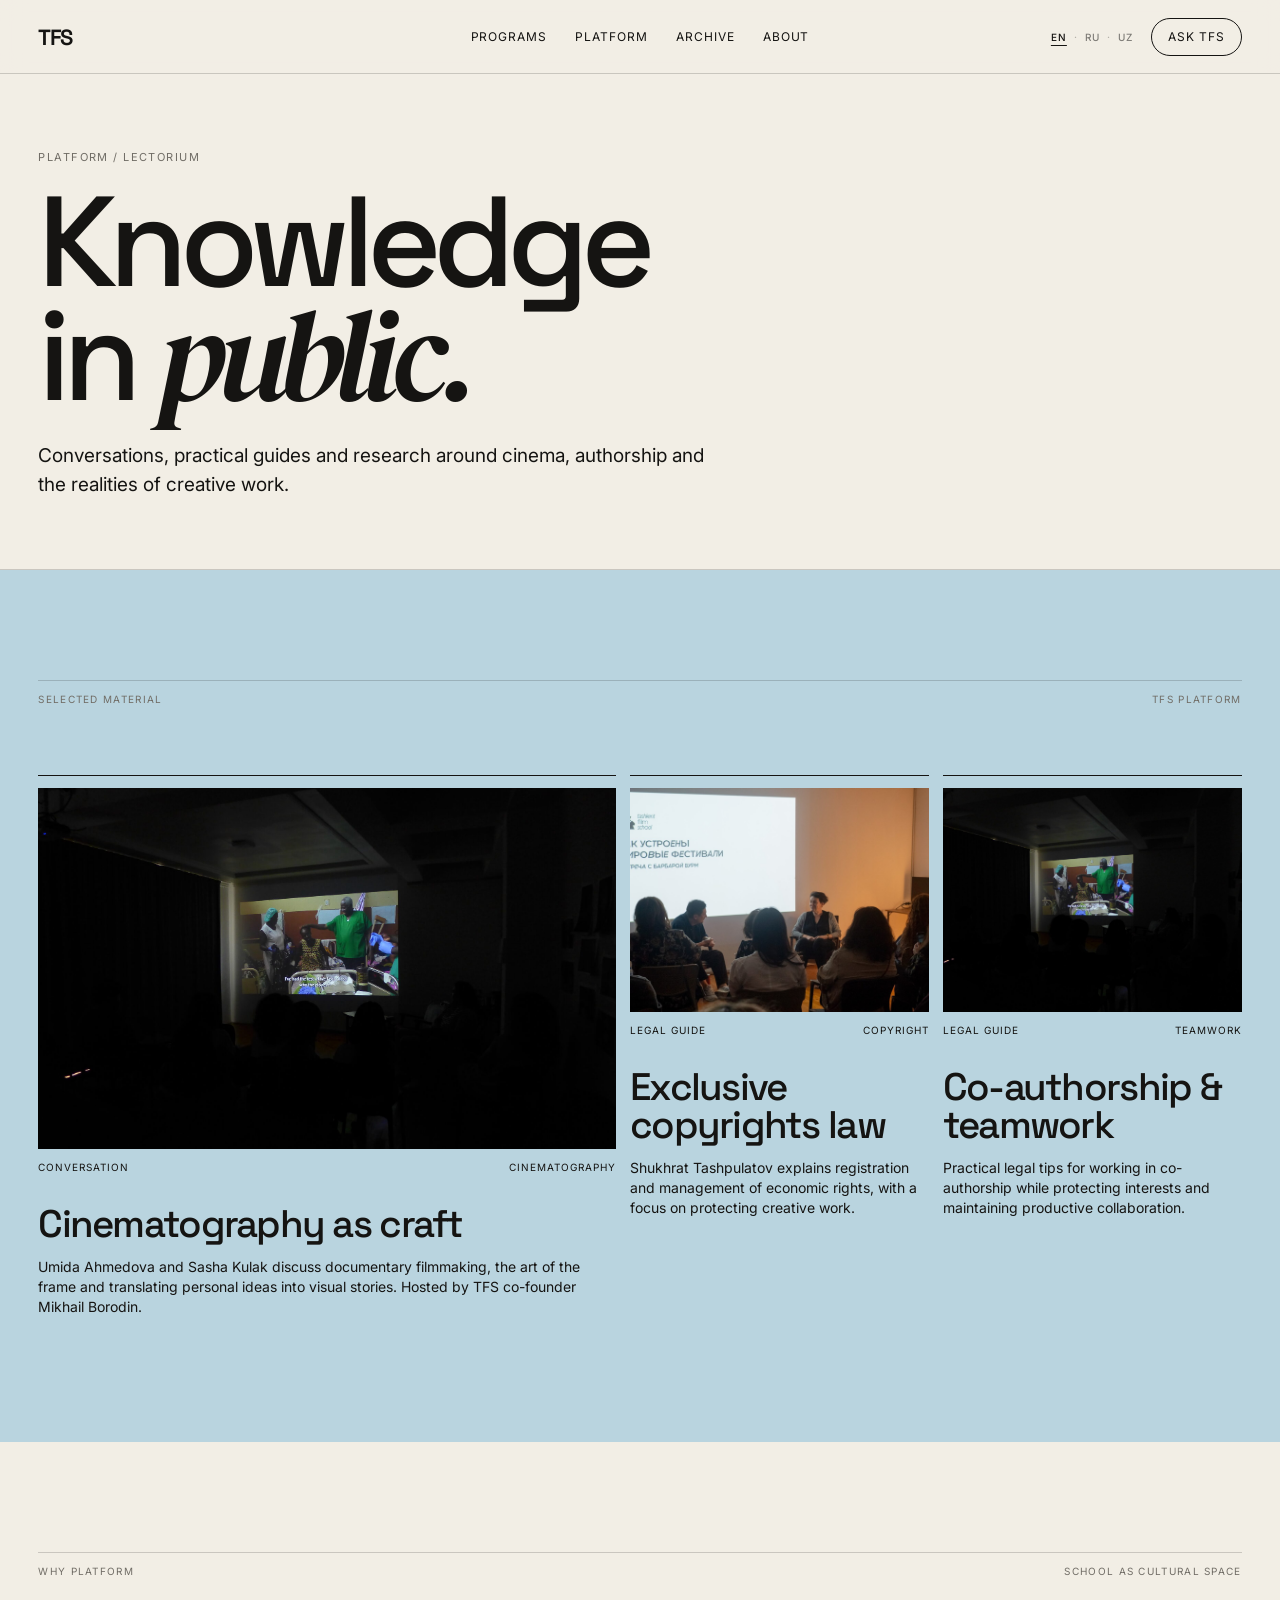
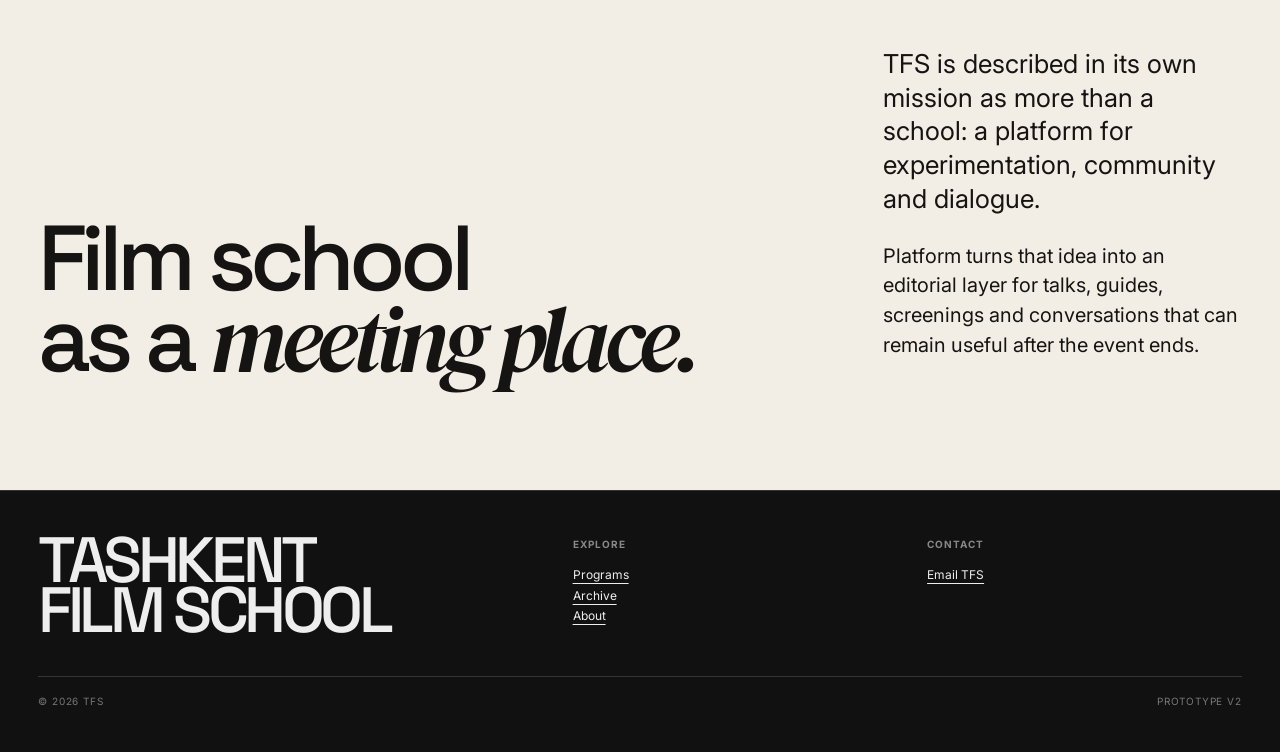
<file: platform.html>
<!doctype html><html lang="en"><head><meta charset="utf-8"><meta name="viewport" content="width=device-width,initial-scale=1"><title>Platform — Tashkent Film School</title><link rel="preconnect" href="https://fonts.googleapis.com"><link rel="preconnect" href="https://fonts.gstatic.com" crossorigin><link href="https://fonts.googleapis.com/css2?family=DM+Serif+Display:ital@0;1&family=Inter:wght@400;500;600&family=Space+Grotesk:wght@400;500;600&display=swap" rel="stylesheet"><link rel="stylesheet" href="styles.css"></head><body><header class="site-header light-header"><a class="logo" href="index.html">TFS</a><nav class="main-nav"><a href="programs.html">Programs</a><a href="platform.html">Platform</a><a href="archive.html">Archive</a><a href="about.html">About</a></nav><div class="header-meta"><a href="#">EN / RU</a><a class="apply" href="mailto:tashkentfilmschool@gmail.com">Ask TFS</a></div><button class="menu-button">☰</button></header><nav class="mobile-menu"><a href="programs.html">Programs</a><a href="platform.html">Platform</a><a href="archive.html">Archive</a><a href="about.html">About</a></nav><main><section class="page-hero"><div class="kicker">Platform / Lectorium</div><h1 class="display">Knowledge<br>in <em>public.</em></h1><p>Conversations, practical guides and research around cinema, authorship and the realities of creative work.</p></section><section class="section editorial"><div class="section-label"><span>Selected material</span><span>TFS Platform</span></div><div class="editorial-grid"><article class="editorial-card large"><img src="assets/screening.jpg"><div class="card-meta"><span>Conversation</span><span>Cinematography</span></div><h3>Cinematography as craft</h3><p>Umida Ahmedova and Sasha Kulak discuss documentary filmmaking, the art of the frame and translating personal ideas into visual stories. Hosted by TFS co-founder Mikhail Borodin.</p></article><article class="editorial-card"><img src="assets/event.jpg"><div class="card-meta"><span>Legal guide</span><span>Copyright</span></div><h3>Exclusive copyrights law</h3><p>Shukhrat Tashpulatov explains registration and management of economic rights, with a focus on protecting creative work.</p></article><article class="editorial-card"><img src="assets/screening.jpg"><div class="card-meta"><span>Legal guide</span><span>Teamwork</span></div><h3>Co-authorship & teamwork</h3><p>Practical legal tips for working in co-authorship while protecting interests and maintaining productive collaboration.</p></article></div></section><section class="section"><div class="section-label"><span>Why Platform</span><span>School as cultural space</span></div><div class="intro-grid"><h2 class="display">Film school<br>as a <em>meeting place.</em></h2><div class="intro-copy"><p>TFS is described in its own mission as more than a school: a platform for experimentation, community and dialogue.</p><p>Platform turns that idea into an editorial layer for talks, guides, screenings and conversations that can remain useful after the event ends.</p></div></div></section></main><footer><div class="footer-logo">TASHKENT<br>FILM SCHOOL</div><div class="footer-col"><strong>Explore</strong><a href="programs.html">Programs</a><a href="archive.html">Archive</a><a href="about.html">About</a></div><div class="footer-col"><strong>Contact</strong><a href="mailto:tashkentfilmschool@gmail.com">Email TFS</a></div><div class="copyright"><span>© 2026 TFS</span><span>Prototype v2</span></div></footer><script src="app.js"></script></body></html>
</file>
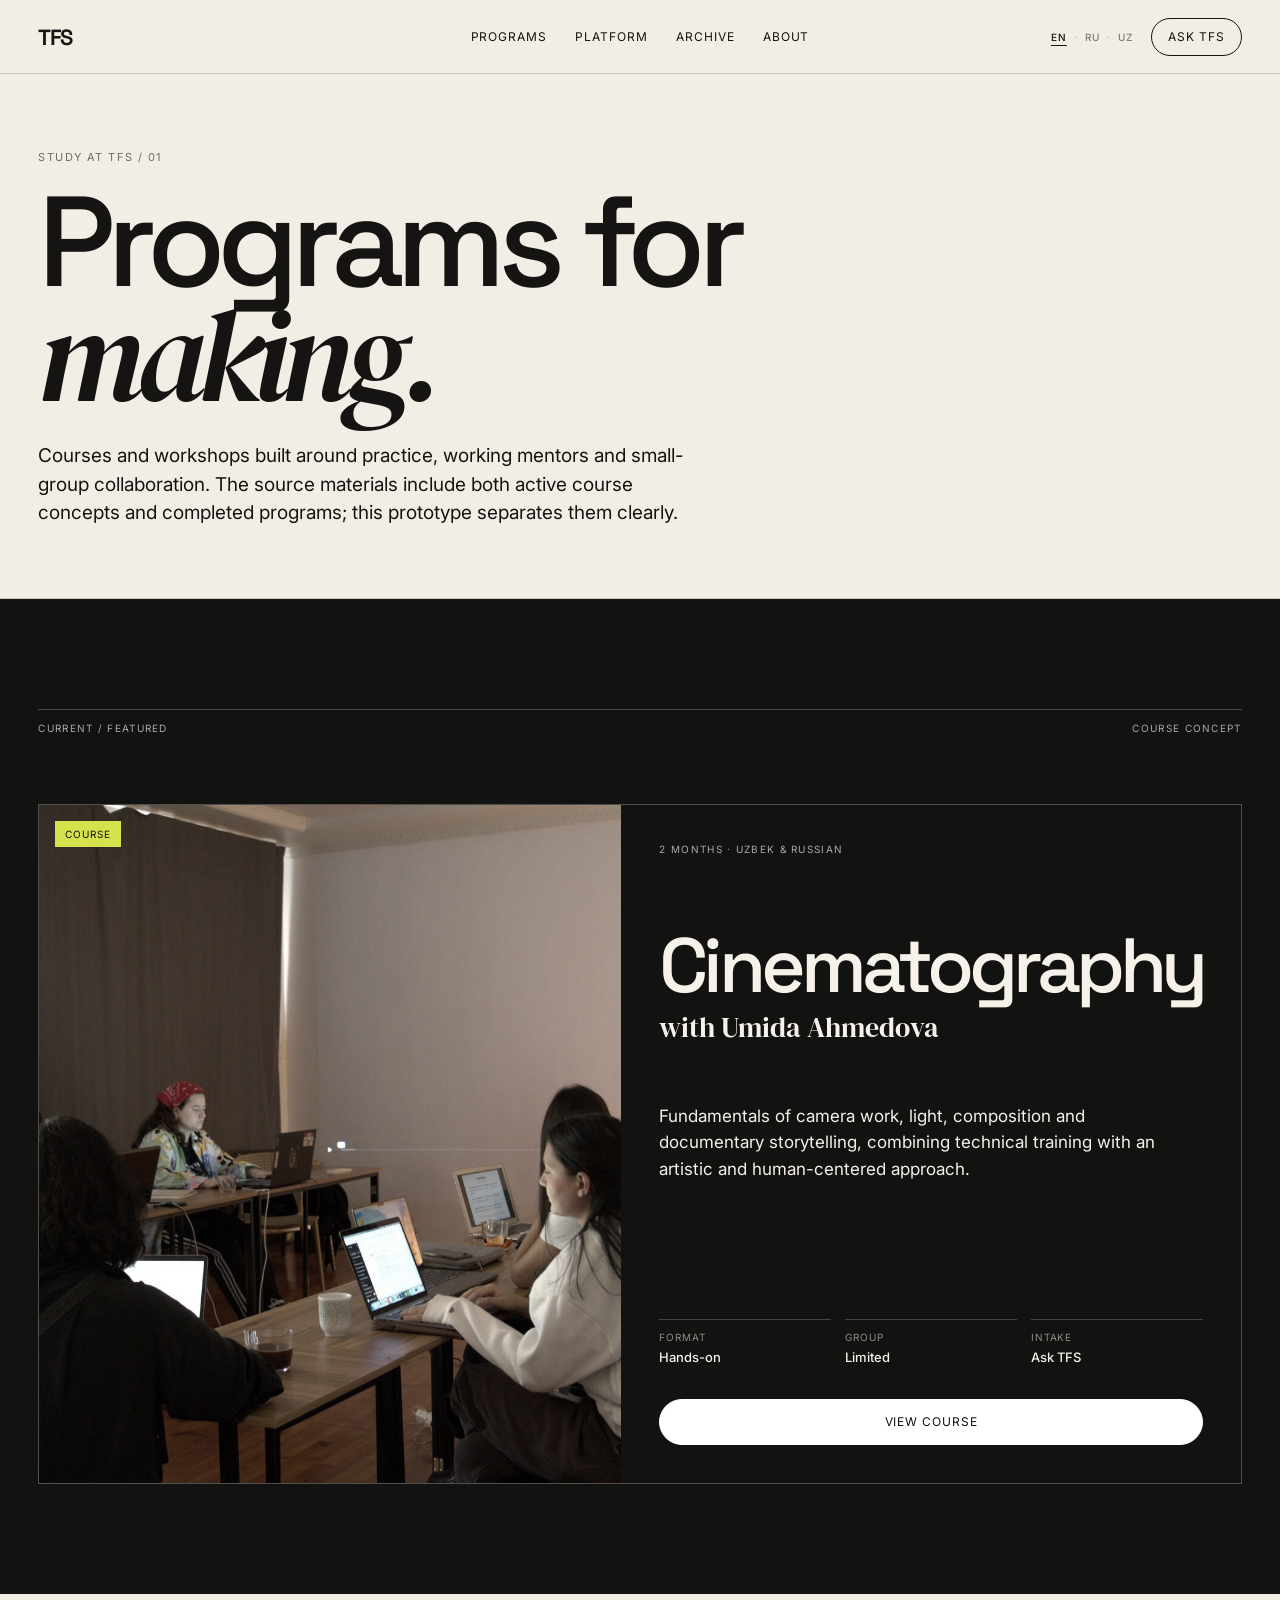
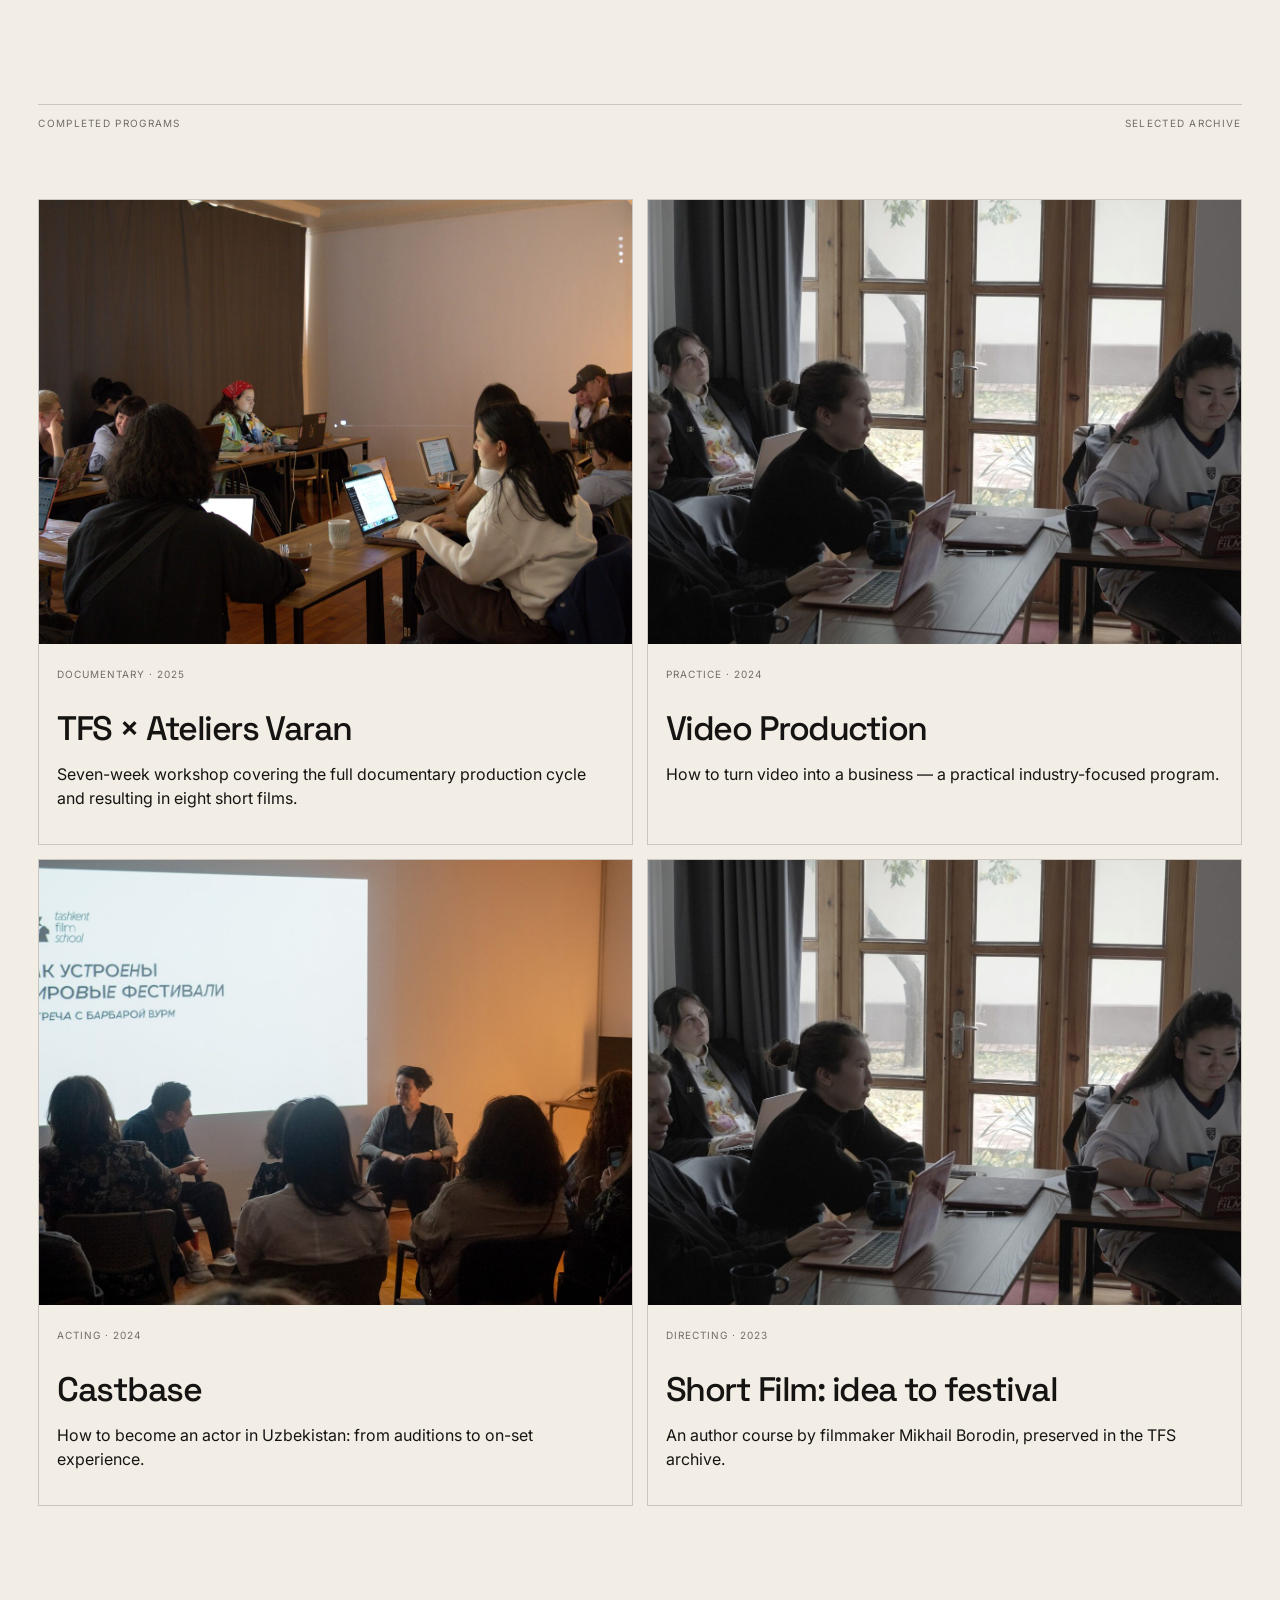
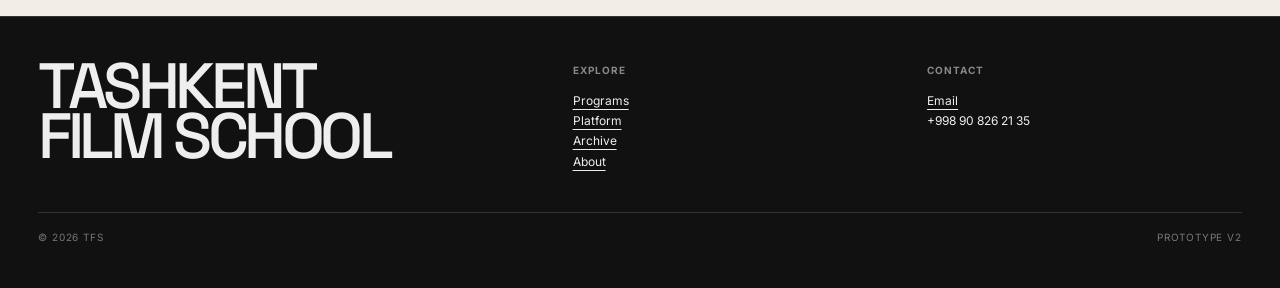
<file: programs.html>
<!doctype html><html lang="en"><head><meta charset="utf-8"><meta name="viewport" content="width=device-width,initial-scale=1"><title>Programs — Tashkent Film School</title><link rel="preconnect" href="https://fonts.googleapis.com"><link rel="preconnect" href="https://fonts.gstatic.com" crossorigin><link href="https://fonts.googleapis.com/css2?family=DM+Serif+Display:ital@0;1&family=Inter:wght@400;500;600&family=Space+Grotesk:wght@400;500;600&display=swap" rel="stylesheet"><link rel="stylesheet" href="styles.css"></head><body><header class="site-header light-header"><a class="logo" href="index.html">TFS</a><nav class="main-nav"><a href="programs.html">Programs</a><a href="platform.html">Platform</a><a href="archive.html">Archive</a><a href="about.html">About</a></nav><div class="header-meta"><a href="#">EN / RU</a><a class="apply" href="mailto:tashkentfilmschool@gmail.com">Ask TFS</a></div><button class="menu-button">☰</button></header><nav class="mobile-menu"><a href="programs.html">Programs</a><a href="platform.html">Platform</a><a href="archive.html">Archive</a><a href="about.html">About</a></nav><main><section class="page-hero"><div class="kicker">Study at TFS / 01</div><h1 class="display">Programs for<br><em>making.</em></h1><p>Courses and workshops built around practice, working mentors and small-group collaboration. The source materials include both active course concepts and completed programs; this prototype separates them clearly.</p></section><section class="section program-zone"><div class="section-label"><span>Current / Featured</span><span>Course concept</span></div><div class="program-feature"><div class="program-image"><img src="assets/classroom.jpg" alt="Cinematography class"><span class="image-tag">Course</span></div><div class="program-copy"><span class="micro">2 months · Uzbek & Russian</span><h3>Cinematography</h3><p class="teacher">with Umida Ahmedova</p><p class="desc">Fundamentals of camera work, light, composition and documentary storytelling, combining technical training with an artistic and human-centered approach.</p><div class="course-facts"><div><span>Format</span><b>Hands-on</b></div><div><span>Group</span><b>Limited</b></div><div><span>Intake</span><b>Ask TFS</b></div></div><a class="btn white" href="cinematography.html">View course</a></div></div></section><section class="section"><div class="section-label"><span>Completed programs</span><span>Selected archive</span></div><div class="card-list"><a class="list-card" href="archive.html"><img src="assets/classroom.jpg" alt="Ateliers Varan graduates"><div class="inside"><span>Documentary · 2025</span><h3>TFS × Ateliers Varan</h3><p>Seven-week workshop covering the full documentary production cycle and resulting in eight short films.</p></div></a><a class="list-card" href="archive.html"><img src="assets/workshop.jpg" alt="Cinema equipment"><div class="inside"><span>Practice · 2024</span><h3>Video Production</h3><p>How to turn video into a business — a practical industry-focused program.</p></div></a><a class="list-card" href="archive.html"><img src="assets/event.jpg" alt="TFS group"><div class="inside"><span>Acting · 2024</span><h3>Castbase</h3><p>How to become an actor in Uzbekistan: from auditions to on-set experience.</p></div></a><a class="list-card" href="archive.html"><img src="assets/workshop.jpg" alt="Workshop"><div class="inside"><span>Directing · 2023</span><h3>Short Film: idea to festival</h3><p>An author course by filmmaker Mikhail Borodin, preserved in the TFS archive.</p></div></a></div></section></main><footer><div class="footer-logo">TASHKENT<br>FILM SCHOOL</div><div class="footer-col"><strong>Explore</strong><a href="programs.html">Programs</a><a href="platform.html">Platform</a><a href="archive.html">Archive</a><a href="about.html">About</a></div><div class="footer-col"><strong>Contact</strong><a href="mailto:tashkentfilmschool@gmail.com">Email</a><span>+998 90 826 21 35</span></div><div class="copyright"><span>© 2026 TFS</span><span>Prototype v2</span></div></footer><script src="app.js"></script></body></html>
</file>
<file: styles.css>
:root{
  --ink:#151412; --paper:#f2eee5; --paper2:#e8e1d5; --red:#e0523f; --red-deep:#9f2d24;
  --lime:#d6e24c; --blue:#b9d4df; --line:rgba(21,20,18,.18); --muted:#716d66; --white:#fbfaf6;
  --gutter:clamp(18px,3vw,46px); --radius:2px;
}
*{box-sizing:border-box} html{scroll-behavior:smooth} body{margin:0;background:var(--paper);color:var(--ink);font-family:"Inter",Arial,sans-serif;-webkit-font-smoothing:antialiased}
a{color:inherit} img{display:block;width:100%} button,input{font:inherit}
::selection{background:var(--red);color:#fff}
.site-header{position:fixed;z-index:60;top:0;left:0;width:100%;height:74px;display:grid;grid-template-columns:1fr auto 1fr;align-items:center;padding:0 var(--gutter);border-bottom:1px solid rgba(255,255,255,.3);color:#fff;mix-blend-mode:normal;transition:.3s;background:linear-gradient(to bottom,rgba(0,0,0,.23),transparent)}
.site-header.scrolled,.site-header.light-header{background:rgba(242,238,229,.95);backdrop-filter:blur(12px);border-bottom-color:var(--line);color:var(--ink)}
.logo{font-family:"Space Grotesk",sans-serif;font-weight:650;font-size:22px;letter-spacing:-.07em;text-decoration:none}.main-nav{display:flex;gap:28px}.main-nav a,.header-meta a{font-size:12px;text-decoration:none;text-transform:uppercase;letter-spacing:.08em}.main-nav a:hover,.header-meta a:hover{text-decoration:underline;text-underline-offset:5px}.header-meta{justify-self:end;display:flex;align-items:center;gap:18px}.apply{display:inline-flex;align-items:center;min-height:38px;padding:0 16px;border:1px solid currentColor;border-radius:999px}.menu-button{display:none;background:none;border:0;color:inherit;font-size:23px}.mobile-menu{display:none}
.hero{height:100svh;min-height:680px;position:relative;background:#000;color:#fff;overflow:hidden}.hero img{position:absolute;inset:0;height:100%;object-fit:cover;object-position:center 46%;filter:saturate(.78) contrast(1.04);transform:scale(1.006)}.hero::after{content:"";position:absolute;inset:0;background:linear-gradient(90deg,rgba(0,0,0,.62),rgba(0,0,0,.08) 68%),linear-gradient(0deg,rgba(0,0,0,.6),transparent 53%)}
.hero-grid{position:absolute;z-index:2;inset:74px var(--gutter) var(--gutter);display:grid;grid-template-columns:1.45fr .55fr;align-items:end}.hero-kicker{font-size:11px;text-transform:uppercase;letter-spacing:.16em;margin-bottom:18px}.hero h1{font-family:"Space Grotesk",sans-serif;font-size:clamp(68px,10.7vw,168px);font-weight:540;letter-spacing:-.075em;line-height:.78;margin:0;max-width:1180px}.hero h1 em{font-family:"DM Serif Display",serif;font-weight:400}.hero-side{justify-self:end;align-self:end;width:min(320px,26vw);padding-bottom:4px}.hero-side p{font-size:15px;line-height:1.5;margin:0 0 25px}.hero-side .cta-row{display:flex;gap:10px;flex-wrap:wrap}
.btn{display:inline-flex;align-items:center;justify-content:center;min-height:46px;padding:0 18px;border:1px solid currentColor;border-radius:999px;text-decoration:none;font-size:12px;text-transform:uppercase;letter-spacing:.075em;transition:.2s}.btn:hover{transform:translateY(-2px)}.btn.fill{background:var(--red);border-color:var(--red);color:#fff}.btn.white{background:#fff;border-color:#fff;color:#111}.btn.dark{background:#111;color:#fff;border-color:#111}.btn.ghost-white{color:#fff}
.marquee{overflow:hidden;border-bottom:1px solid var(--line);background:var(--lime)}.marquee-track{display:flex;width:max-content;gap:38px;padding:13px 0;animation:marquee 28s linear infinite;font-size:11px;text-transform:uppercase;letter-spacing:.12em}.marquee-track span::after{content:"✦";margin-left:38px}@keyframes marquee{to{transform:translateX(-50%)}}
.section{padding:110px var(--gutter)}.section-label{display:flex;justify-content:space-between;align-items:center;margin-bottom:70px;padding-top:12px;border-top:1px solid var(--line);font-size:10px;text-transform:uppercase;letter-spacing:.13em;color:var(--muted)}.display{font-family:"Space Grotesk",sans-serif;font-weight:520;font-size:clamp(52px,7.2vw,112px);line-height:.88;letter-spacing:-.065em;margin:0}.display em{font-family:"DM Serif Display",serif;font-weight:400}.intro-grid{display:grid;grid-template-columns:1.55fr .75fr;gap:8vw;align-items:end}.intro-copy{font-size:20px;line-height:1.48;max-width:560px}.intro-copy p:first-child{font-size:26px;line-height:1.3;margin-top:0}.text-link{font-size:12px;text-transform:uppercase;letter-spacing:.08em;text-underline-offset:5px}
.stats{display:grid;grid-template-columns:repeat(3,1fr);margin-top:90px;border-top:1px solid var(--line);border-bottom:1px solid var(--line)}.stat{padding:22px 18px 24px 0;border-right:1px solid var(--line)}.stat:last-child{border-right:0;padding-left:18px}.stat:nth-child(2){padding-left:18px}.stat strong{display:block;font:500 clamp(36px,5vw,74px)/.9 "Space Grotesk";letter-spacing:-.06em}.stat span{display:block;margin-top:12px;font-size:11px;text-transform:uppercase;letter-spacing:.1em;color:var(--muted)}
.program-zone{background:#121210;color:#f6f2e9}.program-zone .section-label{border-color:rgba(255,255,255,.24);color:#aaa}.program-feature{display:grid;grid-template-columns:1.15fr .85fr;min-height:680px;border:1px solid rgba(255,255,255,.26)}.program-image{position:relative;overflow:hidden}.program-image img{height:100%;object-fit:cover;filter:saturate(.55)}.program-image .image-tag{position:absolute;left:16px;top:16px;background:var(--lime);color:#111;padding:7px 10px;font-size:10px;text-transform:uppercase;letter-spacing:.1em}.program-copy{padding:38px;display:flex;flex-direction:column}.program-copy .micro,.micro{font-size:10px;text-transform:uppercase;letter-spacing:.13em;color:#aaa}.program-copy h3{font:520 clamp(48px,6vw,88px)/.9 "Space Grotesk";letter-spacing:-.065em;margin:76px 0 8px}.program-copy .teacher{font-family:"DM Serif Display",serif;font-size:28px;margin:0 0 40px}.program-copy .desc{font-size:17px;line-height:1.55;max-width:520px}.course-facts{display:grid;grid-template-columns:repeat(3,1fr);gap:14px;margin:auto 0 34px;padding-top:30px}.course-facts div{border-top:1px solid #444;padding-top:11px}.course-facts b{display:block;font-size:13px;font-weight:500}.course-facts span{display:block;font-size:10px;text-transform:uppercase;letter-spacing:.09em;color:#8c8c87;margin-bottom:6px}.program-rows{margin-top:46px}.program-row{display:grid;grid-template-columns:50px 1.2fr 1fr 40px;align-items:center;min-height:92px;border-top:1px solid #3b3b38;text-decoration:none}.program-row:last-child{border-bottom:1px solid #3b3b38}.program-row:hover .row-title{transform:translateX(8px)}.row-title{font:500 clamp(22px,2.4vw,37px)/1 "Space Grotesk";letter-spacing:-.04em;transition:.2s}.row-type{color:#888;font-size:12px}.row-num,.row-arrow{font-size:11px;color:#777}.row-arrow{text-align:right;font-size:21px;color:#fff}
.editorial{background:var(--blue)}.editorial-head{display:grid;grid-template-columns:1.4fr .6fr;gap:8vw;align-items:end;margin-bottom:65px}.editorial-head p{font-size:17px;line-height:1.5;max-width:420px}.editorial-grid{display:grid;grid-template-columns:1.45fr .75fr .75fr;gap:14px}.editorial-card{border-top:1px solid var(--ink);padding-top:12px}.editorial-card img{aspect-ratio:4/3;object-fit:cover}.editorial-card.large img{aspect-ratio:16/10}.card-meta{display:flex;justify-content:space-between;margin:12px 0 32px;font-size:10px;text-transform:uppercase;letter-spacing:.1em}.editorial-card h3{font:520 clamp(26px,3vw,45px)/.98 "Space Grotesk";letter-spacing:-.045em;margin:0 0 10px}.editorial-card p{font-size:14px;line-height:1.45}.quote-card{background:var(--red);padding:18px;border-top:0;display:flex;flex-direction:column}.quote-card .quote{font:400 28px/1.14 "DM Serif Display",serif;margin:auto 0 22px}.quote-card .mark{font:400 90px/.5 "DM Serif Display",serif;margin:20px 0}
.events{background:var(--paper)}.event-grid{display:grid;grid-template-columns:1.25fr .75fr;gap:14px}.event-card{border-top:1px solid var(--line);padding-top:12px}.event-card img{height:440px;object-fit:cover}.event-card.small img{height:440px}.event-date{font-size:10px;text-transform:uppercase;letter-spacing:.11em;margin:13px 0 30px;color:var(--muted)}.event-card h3{font:520 clamp(30px,3.8vw,56px)/.95 "Space Grotesk";letter-spacing:-.05em;margin:0 0 14px}.event-card p{line-height:1.5;max-width:650px}.archive-strip{margin-top:70px;border-top:1px solid var(--line)}.archive-item{display:grid;grid-template-columns:110px 1fr 90px;gap:20px;padding:18px 0;border-bottom:1px solid var(--line);text-decoration:none;align-items:center}.archive-item:hover strong{text-decoration:underline}.archive-item span{font-size:10px;text-transform:uppercase;letter-spacing:.09em;color:var(--muted)}.archive-item strong{font-size:17px;font-weight:500}
.image-break{min-height:80svh;position:relative;color:#fff;overflow:hidden;background:#111}.image-break img{position:absolute;inset:0;height:100%;object-fit:cover;filter:saturate(.7)}.image-break::after{content:"";position:absolute;inset:0;background:linear-gradient(90deg,rgba(0,0,0,.45),transparent 68%)}.image-break-copy{position:absolute;z-index:2;left:var(--gutter);bottom:var(--gutter);max-width:900px}.image-break-copy .display{font-size:clamp(58px,8vw,128px)}
.mission-grid{display:grid;grid-template-columns:1.3fr .7fr;gap:9vw}.mission-list{margin-top:12px}.mission-list div{display:grid;grid-template-columns:42px 1fr;padding:18px 0;border-top:1px solid var(--line)}.mission-list div:last-child{border-bottom:1px solid var(--line)}.mission-list span{font-size:10px;color:var(--muted)}.mission-list p{margin:0;font-size:18px;line-height:1.4}.mission-body{grid-column:1/-1;display:grid;grid-template-columns:1fr 1fr;gap:8vw;margin-top:80px}.mission-body p{font-size:17px;line-height:1.58;margin:0}.mission-body p:first-child{font:400 29px/1.35 "DM Serif Display",serif}
.contact{background:var(--red);color:#fff}.contact .section-label{border-color:rgba(255,255,255,.35);color:#fff9}.contact-grid{display:grid;grid-template-columns:1.45fr .55fr;gap:8vw;align-items:end}.contact-side{font-size:15px;line-height:1.6}.contact-side a{display:block;margin:18px 0}.contact .display{font-size:clamp(58px,8.3vw,132px)}
footer{background:#111;color:#eee;padding:45px var(--gutter);display:grid;grid-template-columns:1.1fr .7fr .7fr;gap:40px;border-top:1px solid #333}.footer-logo{font:520 clamp(42px,5vw,74px)/.78 "Space Grotesk";letter-spacing:-.07em}.footer-col{font-size:12px;line-height:1.7}.footer-col strong{display:block;text-transform:uppercase;letter-spacing:.1em;font-size:10px;color:#888;margin-bottom:12px}.footer-col a{display:block;color:#eee;text-underline-offset:4px}.copyright{grid-column:1/-1;border-top:1px solid #333;padding-top:18px;color:#777;font-size:10px;text-transform:uppercase;letter-spacing:.08em;display:flex;justify-content:space-between}
.page-hero{padding:150px var(--gutter) 70px;border-bottom:1px solid var(--line);min-height:62vh;display:flex;flex-direction:column;justify-content:flex-end}.page-hero .kicker{font-size:11px;text-transform:uppercase;letter-spacing:.13em;margin-bottom:22px;color:var(--muted)}.page-hero .display{font-size:clamp(70px,10vw,154px)}.page-hero p{font-size:19px;line-height:1.5;max-width:680px;margin:30px 0 0}.page-grid{display:grid;grid-template-columns:1.25fr .75fr;gap:8vw}.sticky-side{position:sticky;top:110px;align-self:start}.sticky-side .fact{border-top:1px solid var(--line);padding:12px 0 25px}.sticky-side .fact b{display:block;font-size:16px}.sticky-side .fact span{font-size:10px;text-transform:uppercase;letter-spacing:.1em;color:var(--muted)}.prose{max-width:820px}.prose h2{font:520 clamp(42px,5vw,72px)/.95 "Space Grotesk";letter-spacing:-.05em;margin:0 0 32px}.prose h3{font:520 28px/1.05 "Space Grotesk";letter-spacing:-.04em;margin:55px 0 15px}.prose p{font-size:17px;line-height:1.65}.prose ul{font-size:17px;line-height:1.6;padding-left:20px}.full-image{margin:0 var(--gutter);height:70vh;min-height:520px}.full-image img{height:100%;object-fit:cover}.card-list{display:grid;grid-template-columns:repeat(2,1fr);gap:14px}.list-card{border:1px solid var(--line);text-decoration:none}.list-card img{aspect-ratio:4/3;object-fit:cover}.list-card .inside{padding:18px}.list-card .inside span{font-size:10px;text-transform:uppercase;letter-spacing:.1em;color:var(--muted)}.list-card h3{font:520 34px/1 "Space Grotesk";letter-spacing:-.045em;margin:30px 0 12px}.list-card p{line-height:1.5}.mentor-grid{display:grid;grid-template-columns:repeat(2,1fr);gap:14px}.mentor-card{position:relative;background:#151412;color:#fff;min-height:600px;overflow:hidden}.mentor-card img{height:100%;object-fit:cover;filter:saturate(.65)}.mentor-card::after{content:"";position:absolute;inset:0;background:linear-gradient(0deg,rgba(0,0,0,.75),transparent 55%)}.mentor-info{position:absolute;z-index:2;left:20px;bottom:20px}.mentor-info h3{font:520 42px/1 "Space Grotesk";letter-spacing:-.05em;margin:0 0 6px}.mentor-info p{margin:0;color:#ddd}
.reveal{opacity:0;transform:translateY(18px);transition:.7s ease}.reveal.on{opacity:1;transform:none}
@media(max-width:900px){
 .site-header{grid-template-columns:1fr auto;height:64px;padding:0 18px}.main-nav,.header-meta{display:none}.menu-button{display:block}.mobile-menu.open{display:flex;position:fixed;z-index:59;inset:64px 0 0;background:var(--paper);color:var(--ink);padding:35px 18px;flex-direction:column;gap:18px}.mobile-menu a{font:520 42px/1 "Space Grotesk";letter-spacing:-.05em;text-decoration:none}.mobile-menu .mobile-small{margin-top:auto;font:400 14px/1.5 Inter;letter-spacing:0}.hero{min-height:760px}.hero-grid{inset:64px 18px 24px;grid-template-columns:1fr;align-content:end}.hero h1{font-size:18vw}.hero-side{justify-self:start;width:100%;margin-top:32px}.section{padding:78px 18px}.section-label{margin-bottom:46px}.intro-grid,.program-feature,.editorial-head,.event-grid,.mission-grid,.contact-grid,.page-grid{grid-template-columns:1fr}.stats{grid-template-columns:1fr}.stat,.stat:nth-child(2),.stat:last-child{border-right:0;border-bottom:1px solid var(--line);padding:18px 0}.stat:last-child{border-bottom:0}.program-image{min-height:430px}.program-copy{padding:26px 18px}.program-copy h3{margin-top:52px}.course-facts{grid-template-columns:1fr 1fr}.program-row{grid-template-columns:35px 1fr 28px}.row-type{display:none}.editorial-grid{grid-template-columns:1fr}.quote-card{min-height:430px}.event-card img,.event-card.small img{height:330px}.archive-item{grid-template-columns:75px 1fr}.archive-item>span:last-child{display:none}.image-break{min-height:70vh}.mission-body{grid-template-columns:1fr;margin-top:50px}.full-image{margin:0;height:55vh;min-height:380px}.card-list,.mentor-grid{grid-template-columns:1fr}.page-hero{padding:120px 18px 55px}.sticky-side{position:static}.footer-logo{margin-bottom:16px}footer{grid-template-columns:1fr}.copyright{flex-direction:column;gap:8px}.mentor-card{min-height:500px}
}
</file>
